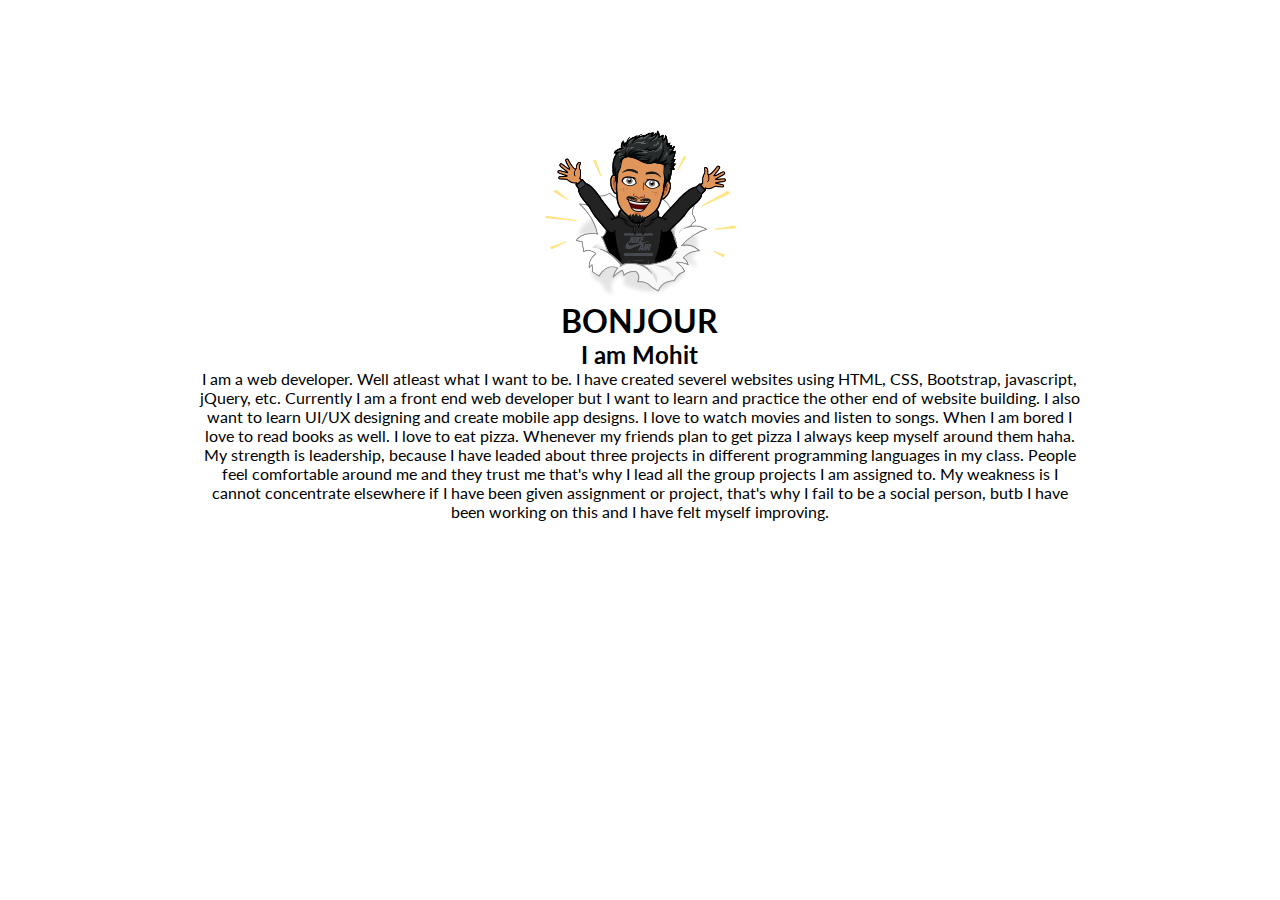
<file: about_us.html>
<!DOCTYPE html>
<html lang="en" dir="ltr">

<head>
  <meta charset="utf-8">
  <link href="https://fonts.googleapis.com/css2?family=Lato:ital,wght@0,700;1,400&display=swap" rel="stylesheet">
  <meta name="viewport" content="width=device-width, initial-scale=1.0">
  <link rel="icon" href="css\images\icon.ico" type="image/ico" />
  <meta name="viewport" content="width=device-width, initial-scale=1.0">
  <title>About Us</title>
</head>
<style media="screen">
  .mohit {
    margin-right: auto;
    margin-left: auto;
    display: block;
    width: 200px;
  }

  .container {
    margin-top: 8%;
  }

  h1,
  h2,
  p {
    text-align: center;
    width: 70%;
    margin: auto;
    font-family: 'Lato', sans-serif;
  }

  body {
    background-color:
  }
</style>

<body>

  <div class="container">
    <div class="image">
      <img class='mohit' src="css\images\mohit.png" alt="">
    </div>
    <div class="text">
      <h1>BONJOUR</h1>
      <h2>I am Mohit</h2>
      <p>I am a web developer. Well atleast what I want to be. I have created severel websites using HTML, CSS, Bootstrap, javascript, jQuery, etc. Currently I am a front end web developer but I want to learn and practice the other end of website
        building. I also want to learn UI/UX designing and create mobile app designs. I love to watch movies and listen to songs. When I am bored I love to read books as well. I love to eat pizza. Whenever my friends plan to get pizza I always keep
        myself around them haha. My strength is leadership, because I have leaded about three projects in different programming languages in my class. People feel comfortable around me and they trust me that's why I lead all the group projects I am
        assigned to. My weakness is I cannot concentrate elsewhere if I have been given assignment or project, that's why I fail to be a social person, butb I have been working on this and I have felt myself improving.</p>
    </div>
  </div>
</body>


</html>
</file>
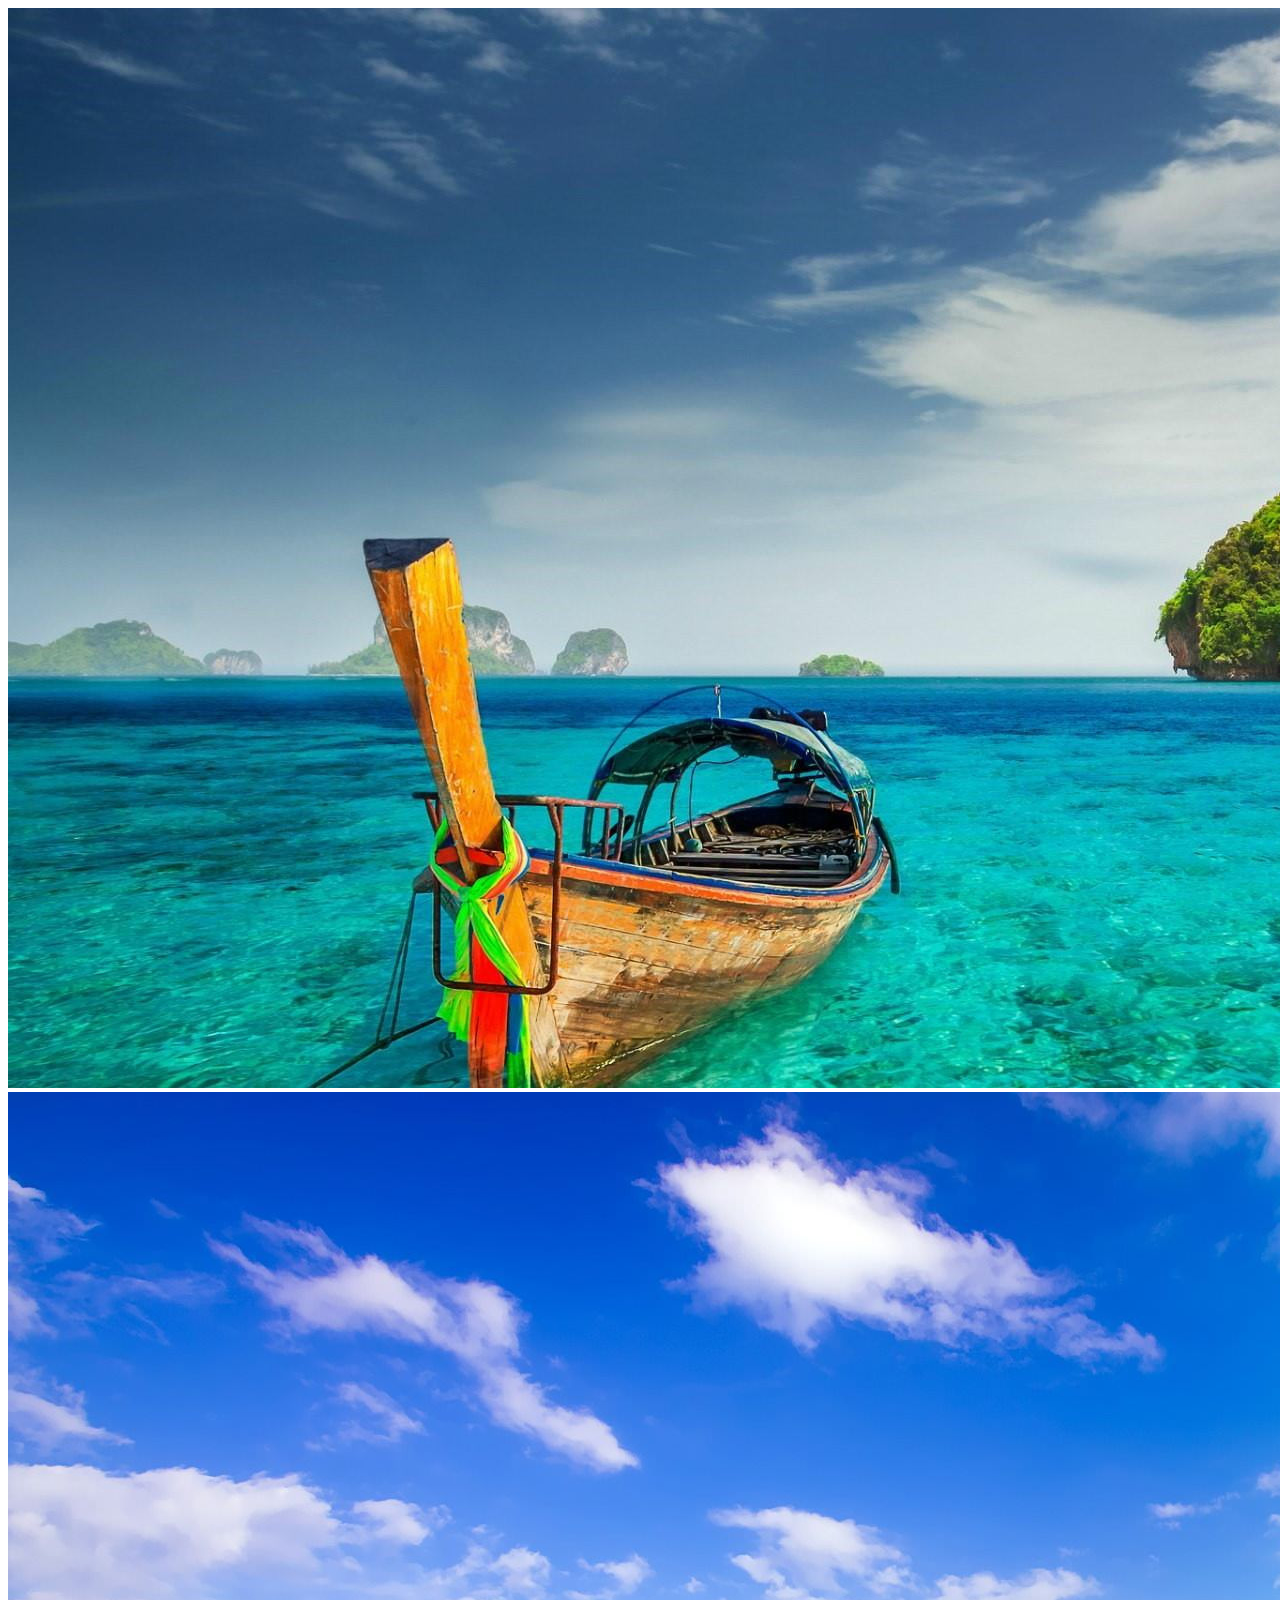
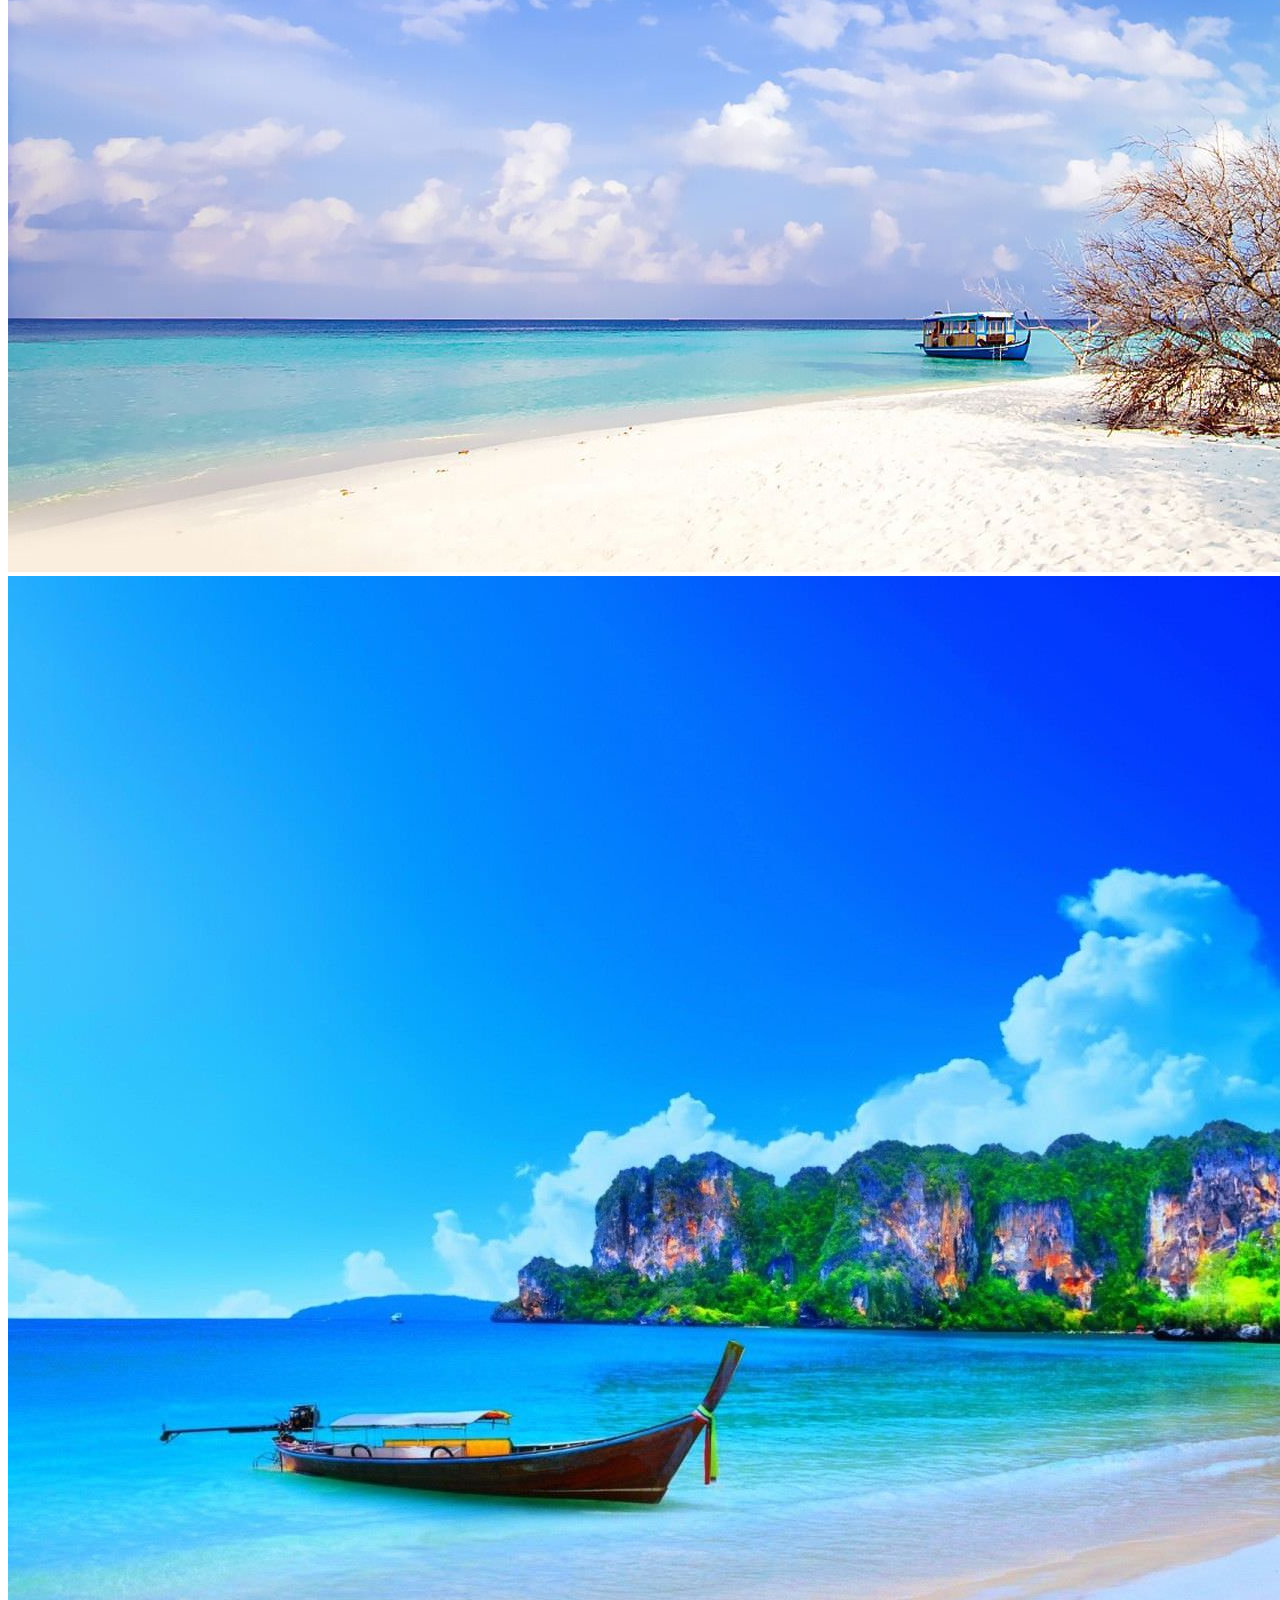
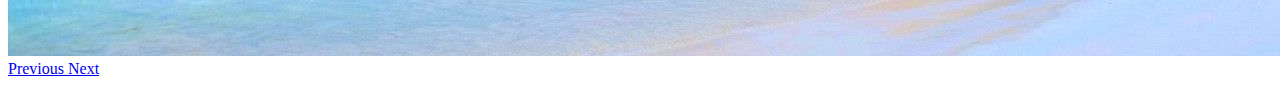
<file: Andaman.html>
<!DOCTYPE html>
<html lang="en" dir="ltr">

<head>
  <meta charset="utf-8">
  <meta name="viewport" content="width=device-width, initial-scale=1.0">
  <link rel="stylesheet" href="https://stackpath.bootstrapcdn.com/bootstrap/4.1.3/css/bootstrap.min.css" integrity="sha384-MCw98/SFnGE8fJT3GXwEOngsV7Zt27NXFoaoApmYm81iuXoPkFOJwJ8ERdknLPMO" crossorigin="anonymous">
  <script src="https://code.jquery.com/jquery-3.2.1.slim.min.js" integrity="sha384-KJ3o2DKtIkvYIK3UENzmM7KCkRr/rE9/Qpg6aAZGJwFDMVNA/GpGFF93hXpG5KkN" crossorigin="anonymous"></script>
  <script src="https://cdnjs.cloudflare.com/ajax/libs/popper.js/1.12.9/umd/popper.min.js" integrity="sha384-ApNbgh9B+Y1QKtv3Rn7W3mgPxhU9K/ScQsAP7hUibX39j7fakFPskvXusvfa0b4Q" crossorigin="anonymous"></script>
  <script src="https://maxcdn.bootstrapcdn.com/bootstrap/4.0.0/js/bootstrap.min.js" integrity="sha384-JZR6Spejh4U02d8jOt6vLEHfe/JQGiRRSQQxSfFWpi1MquVdAyjUar5+76PVCmYl" crossorigin="anonymous"></script>
  <title></title>
</head>
<style>
  body {
    background-size: cover;
  }
</style>

<body>
  <div id="carouselExampleControls" class="carousel slide" data-ride="carousel">
    <div class="carousel-inner">
      <div class="carousel-item active">
        <img class="d-block w-100" src="css\images\andaman.jpg" alt="First slide">
      </div>
      <div class="carousel-item">
        <img class="d-block w-100" src="css\images\andaman2.jpg" alt="Second slide">
      </div>
      <div class="carousel-item">
        <img class="d-block w-100" src="css\images\andaman3.jpg" alt="Third slide">
      </div>
    </div>
    <a class="carousel-control-prev" href="#carouselExampleControls" role="button" data-slide="prev">
      <span class="carousel-control-prev-icon" aria-hidden="true"></span>
      <span class="sr-only">Previous</span>
    </a>
    <a class="carousel-control-next" href="#carouselExampleControls" role="button" data-slide="next">
      <span class="carousel-control-next-icon" aria-hidden="true"></span>
      <span class="sr-only">Next</span>
    </a>
  </div>
</body>

</html>
</file>
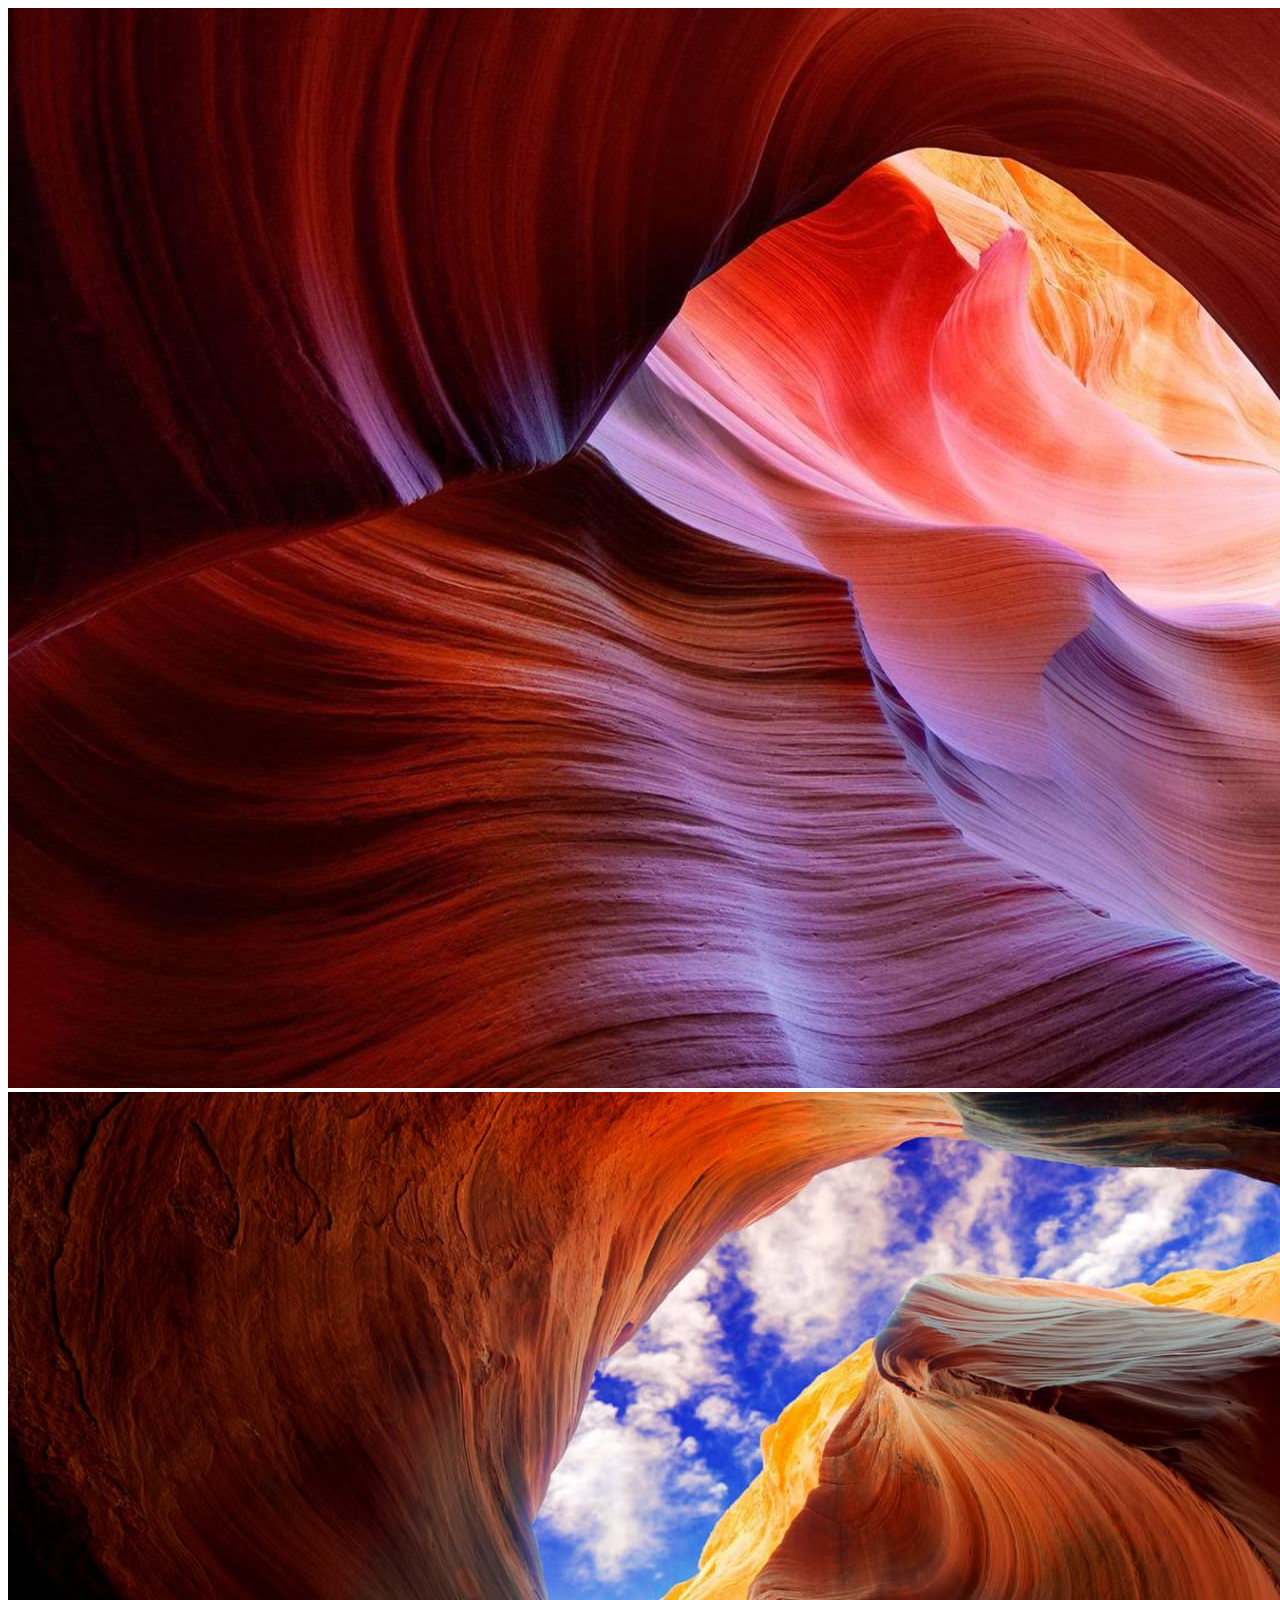
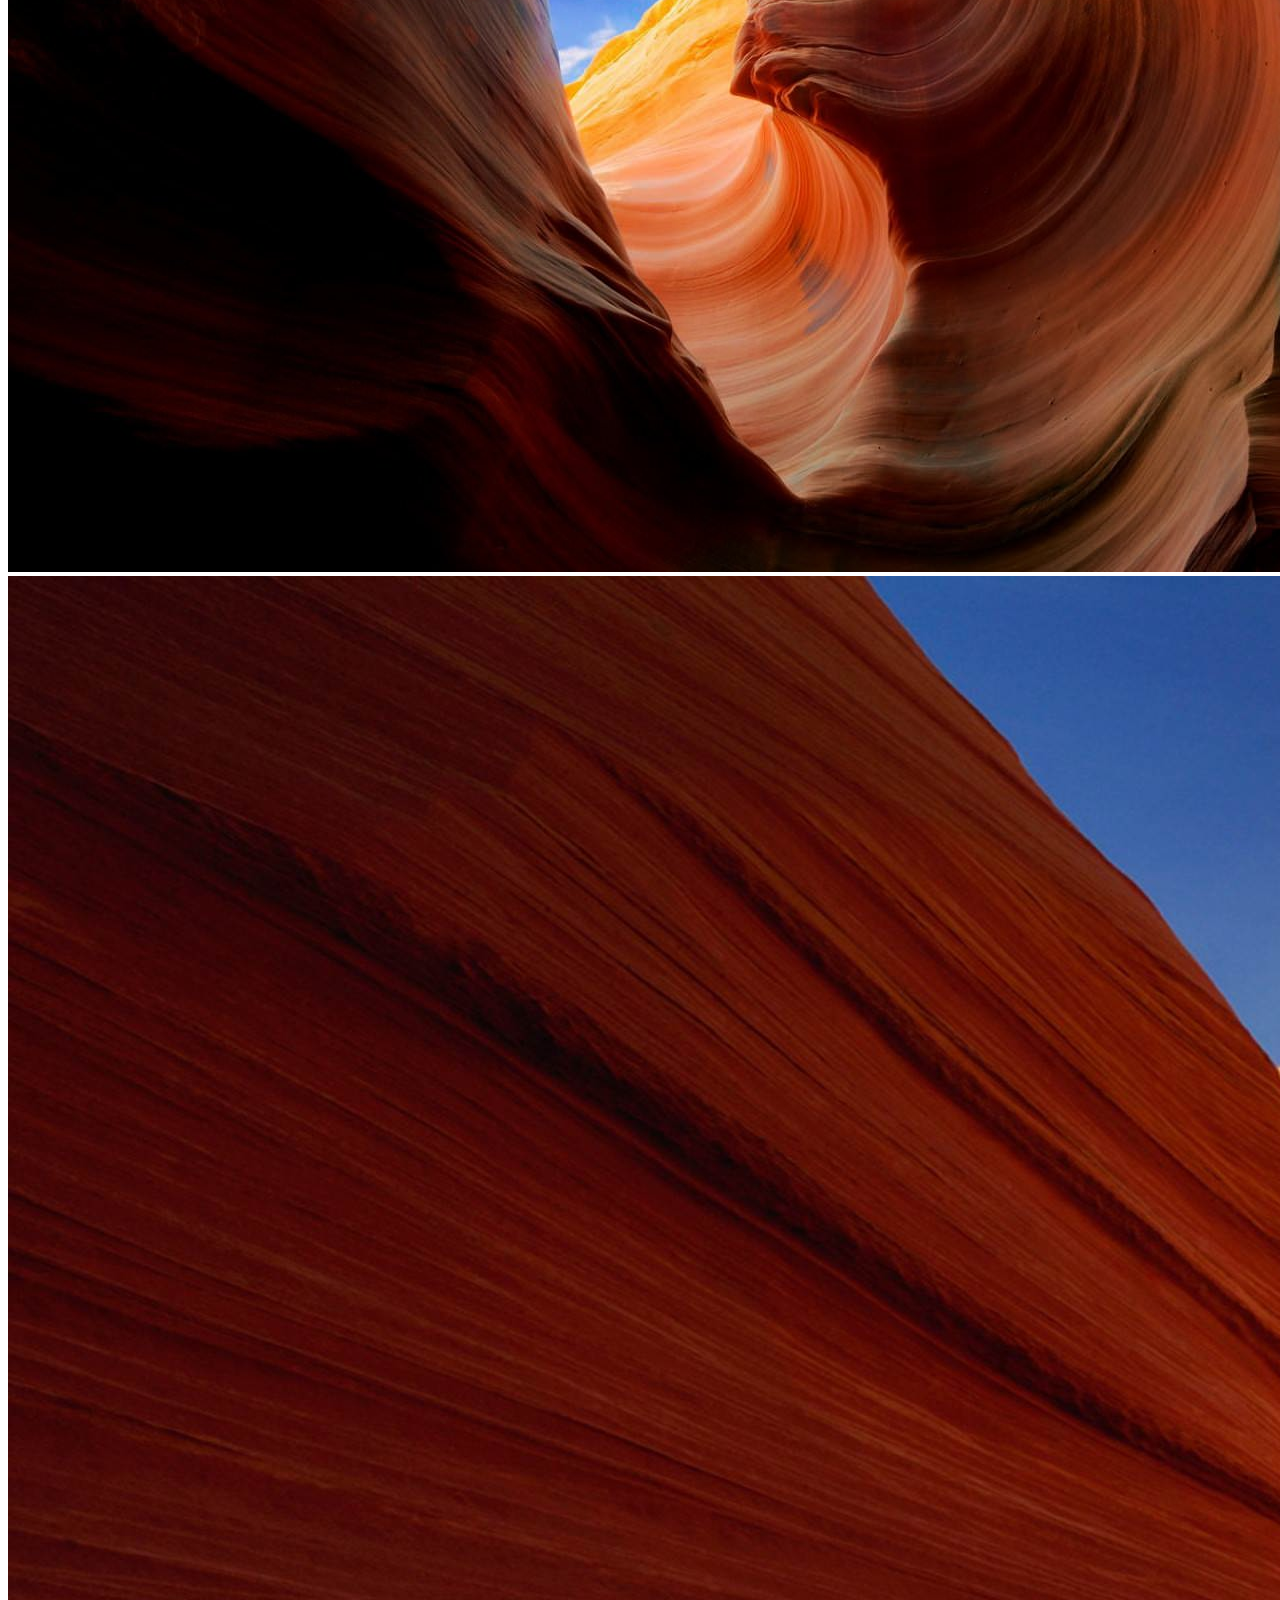
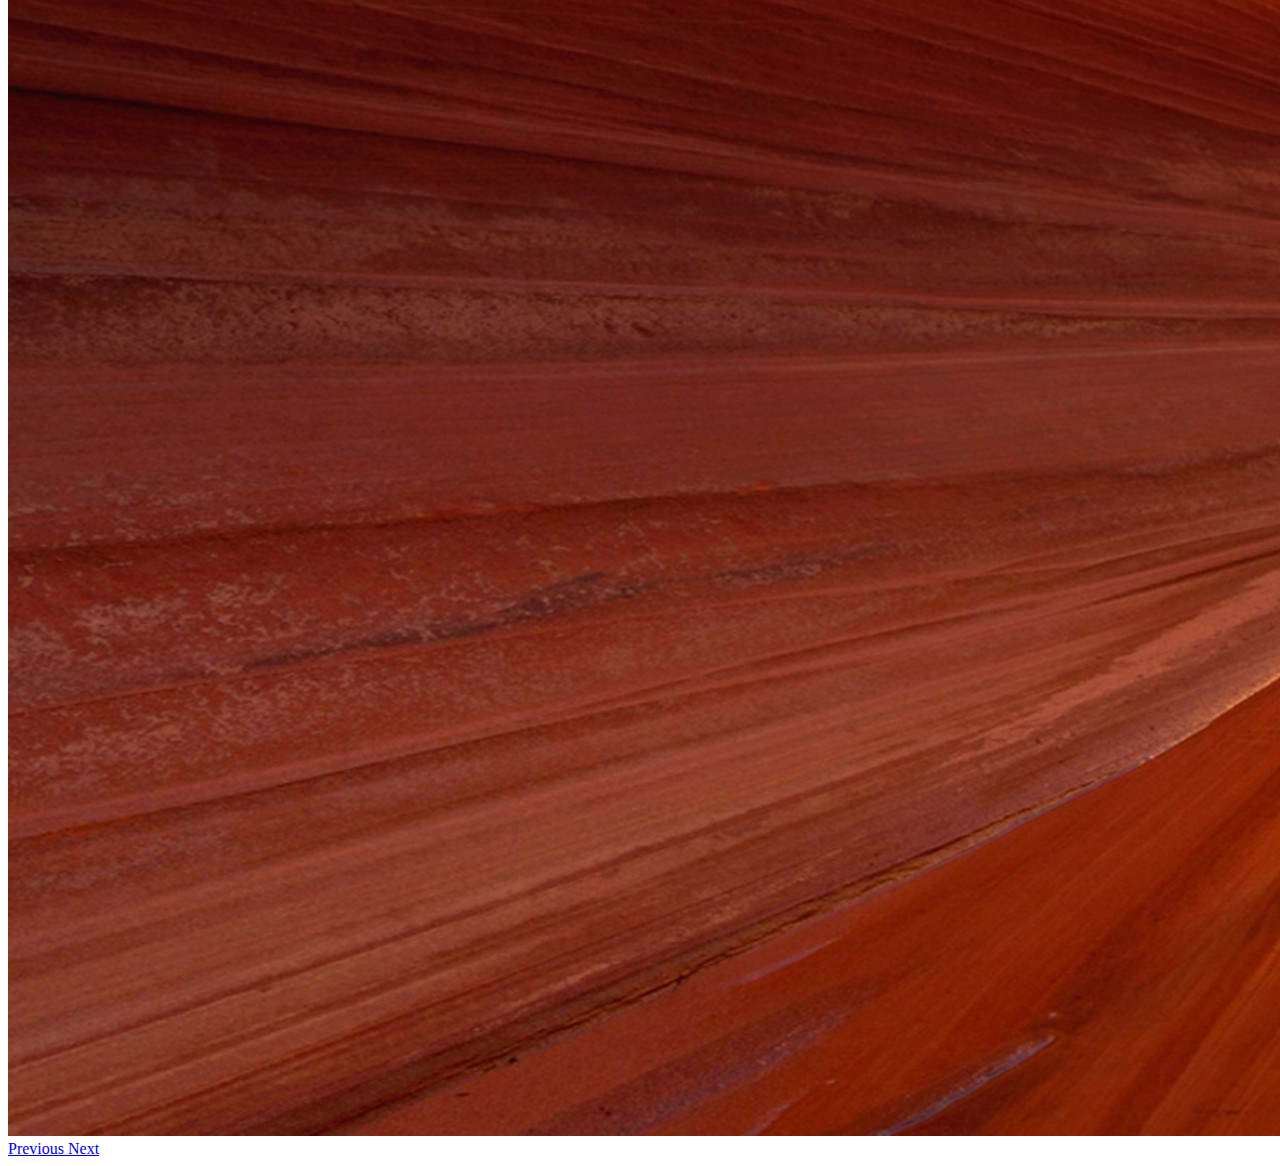
<file: antelope.html>
<!DOCTYPE html>
<html lang="en" dir="ltr">

<head>
  <meta charset="utf-8">
  <meta name="viewport" content="width=device-width, initial-scale=1.0">
  <link rel="stylesheet" href="https://stackpath.bootstrapcdn.com/bootstrap/4.1.3/css/bootstrap.min.css" integrity="sha384-MCw98/SFnGE8fJT3GXwEOngsV7Zt27NXFoaoApmYm81iuXoPkFOJwJ8ERdknLPMO" crossorigin="anonymous">
  <script src="https://code.jquery.com/jquery-3.2.1.slim.min.js" integrity="sha384-KJ3o2DKtIkvYIK3UENzmM7KCkRr/rE9/Qpg6aAZGJwFDMVNA/GpGFF93hXpG5KkN" crossorigin="anonymous"></script>
  <script src="https://cdnjs.cloudflare.com/ajax/libs/popper.js/1.12.9/umd/popper.min.js" integrity="sha384-ApNbgh9B+Y1QKtv3Rn7W3mgPxhU9K/ScQsAP7hUibX39j7fakFPskvXusvfa0b4Q" crossorigin="anonymous"></script>
  <script src="https://maxcdn.bootstrapcdn.com/bootstrap/4.0.0/js/bootstrap.min.js" integrity="sha384-JZR6Spejh4U02d8jOt6vLEHfe/JQGiRRSQQxSfFWpi1MquVdAyjUar5+76PVCmYl" crossorigin="anonymous"></script>
  <title></title>
</head>
<style>
  body {
    background-size: cover;
  }
</style>

<body>
  <div id="carouselExampleControls" class="carousel slide" data-ride="carousel">
    <div class="carousel-inner">
      <div class="carousel-item active">
        <img class="d-block w-100" src="css\images\antelope.jpg" alt="First slide">
      </div>
      <div class="carousel-item">
        <img class="d-block w-100" src="css\images\antelope2.jpg" alt="Second slide">
      </div>
      <div class="carousel-item">
        <img class="d-block w-100" src="css\images\antelope3.jpg" alt="Third slide">
      </div>
    </div>
    <a class="carousel-control-prev" href="#carouselExampleControls" role="button" data-slide="prev">
      <span class="carousel-control-prev-icon" aria-hidden="true"></span>
      <span class="sr-only">Previous</span>
    </a>
    <a class="carousel-control-next" href="#carouselExampleControls" role="button" data-slide="next">
      <span class="carousel-control-next-icon" aria-hidden="true"></span>
      <span class="sr-only">Next</span>
    </a>
  </div>
</body>

</html>
</file>
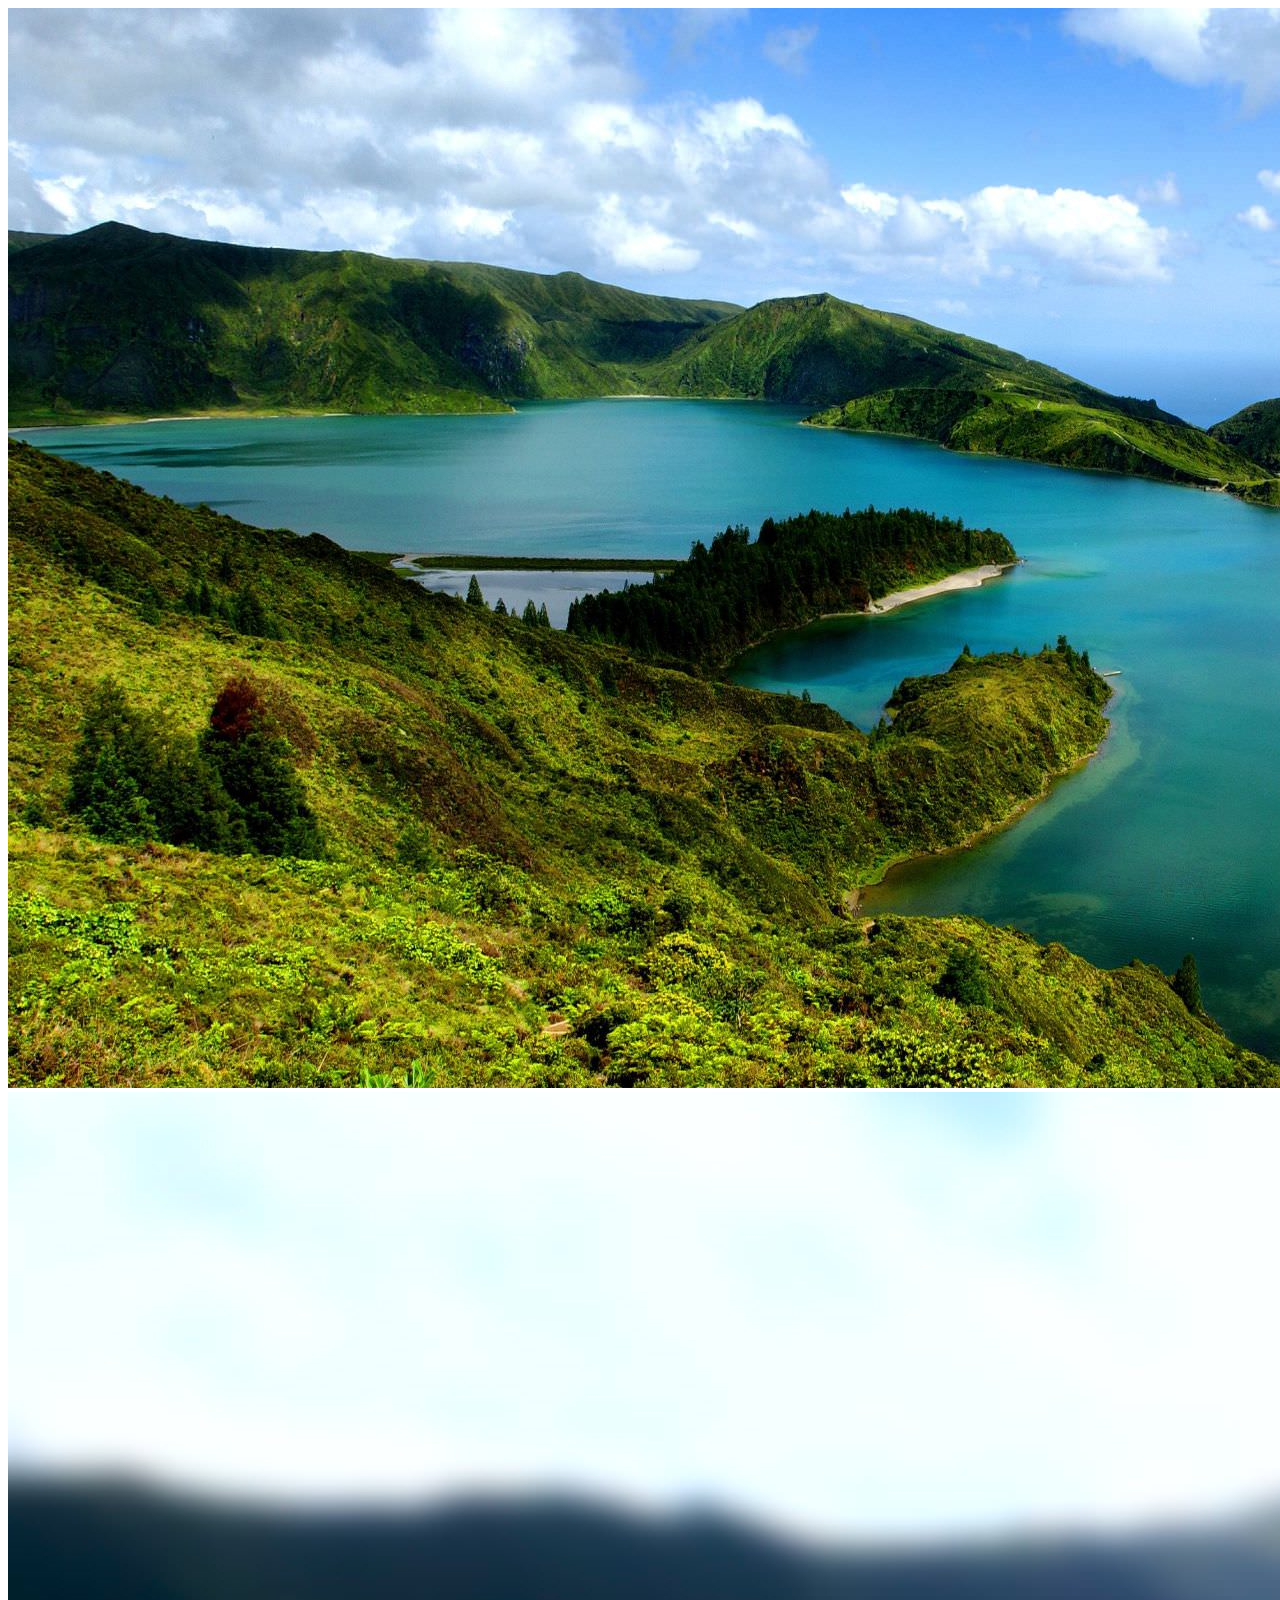
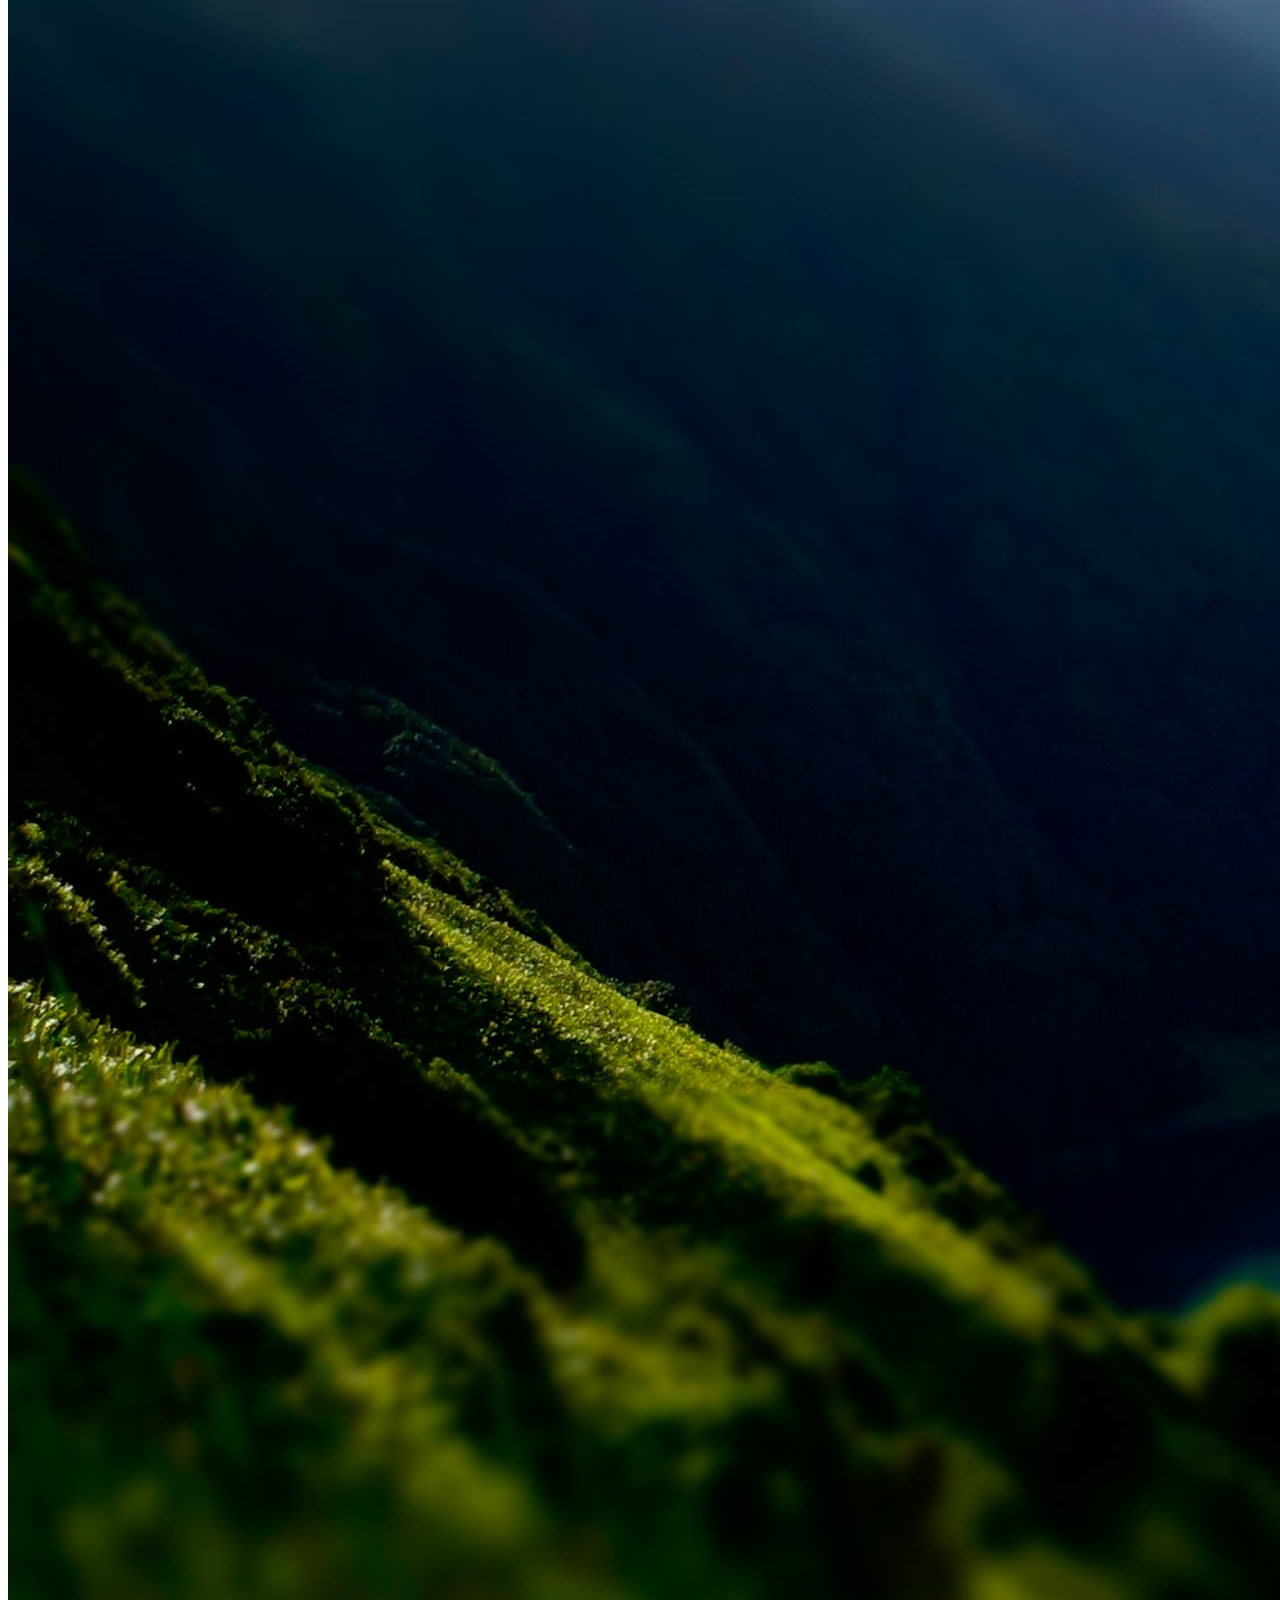
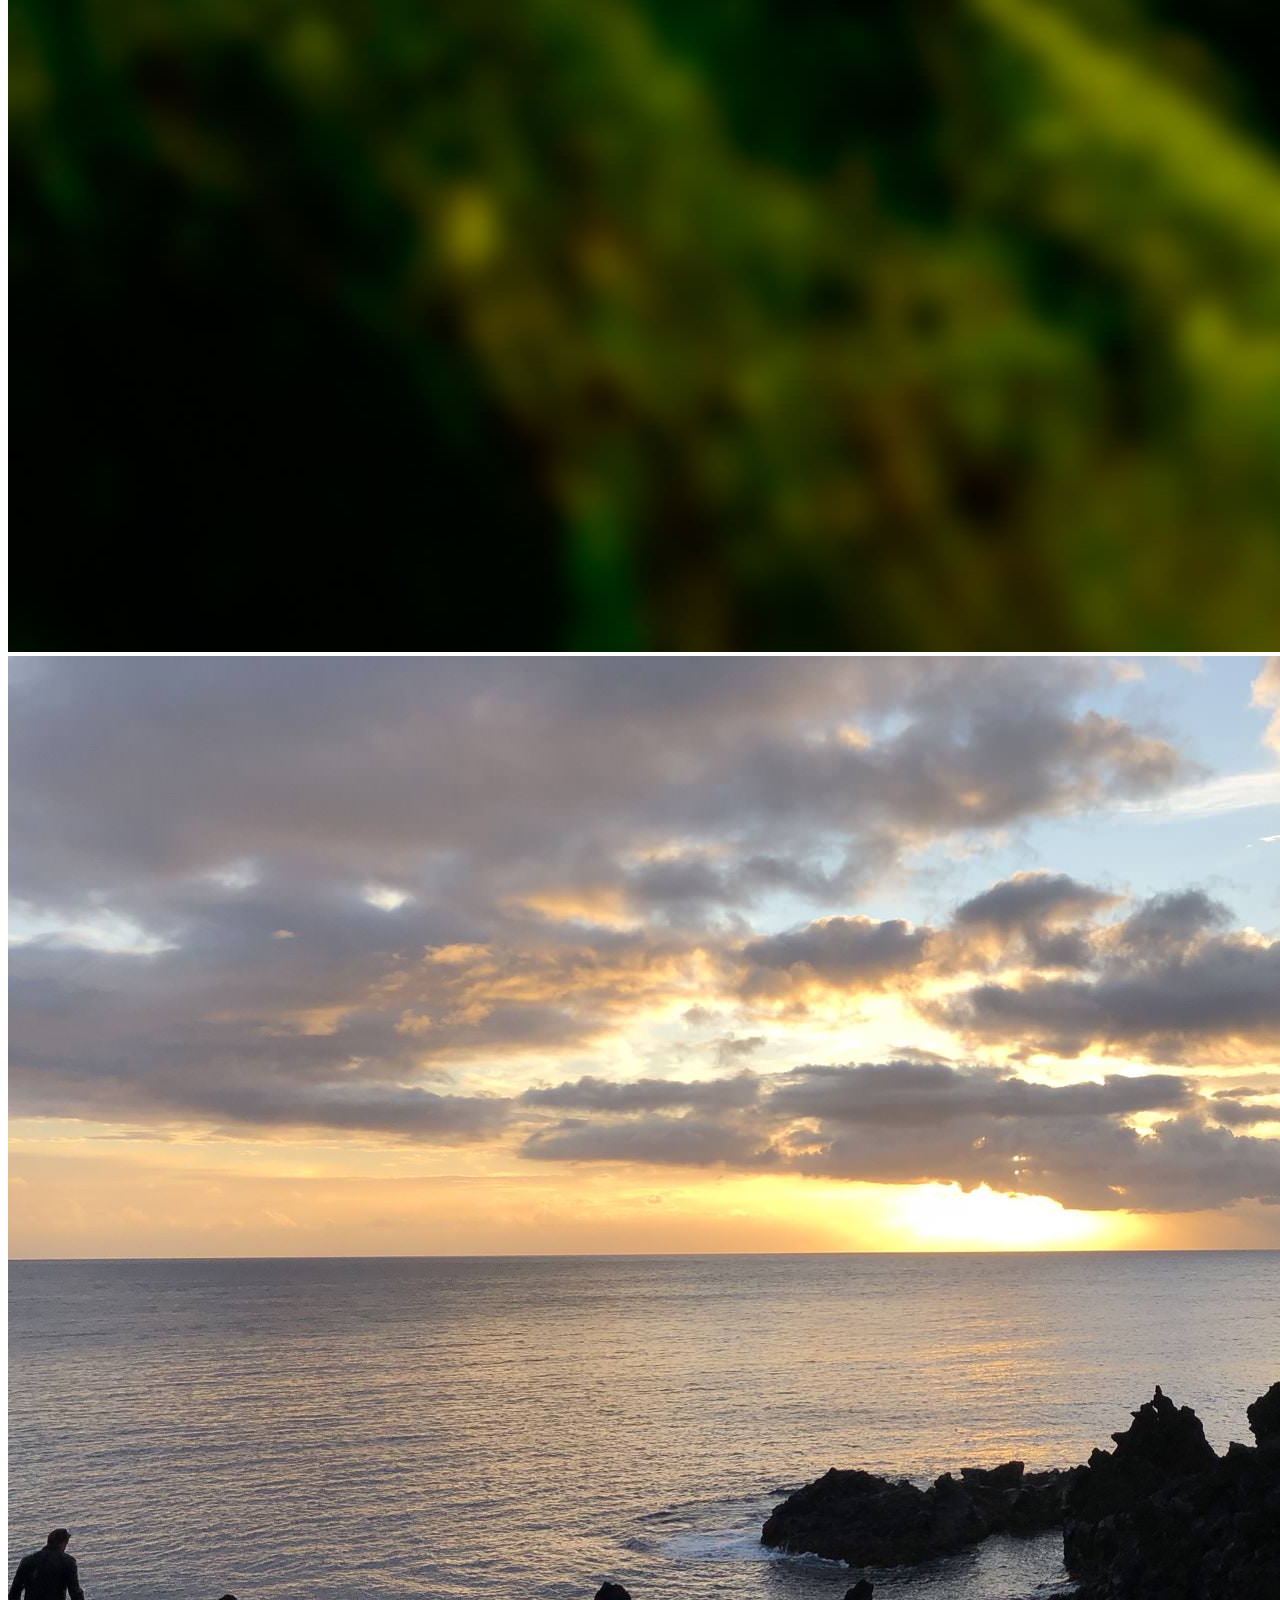
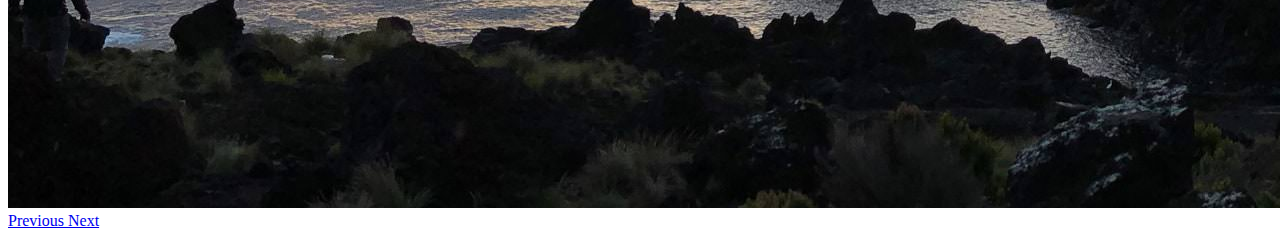
<file: azores.html>
<!DOCTYPE html>
<html lang="en" dir="ltr">

<head>
  <meta charset="utf-8">
  <link rel="stylesheet" href="https://stackpath.bootstrapcdn.com/bootstrap/4.1.3/css/bootstrap.min.css" integrity="sha384-MCw98/SFnGE8fJT3GXwEOngsV7Zt27NXFoaoApmYm81iuXoPkFOJwJ8ERdknLPMO" crossorigin="anonymous">
  <script src="https://code.jquery.com/jquery-3.2.1.slim.min.js" integrity="sha384-KJ3o2DKtIkvYIK3UENzmM7KCkRr/rE9/Qpg6aAZGJwFDMVNA/GpGFF93hXpG5KkN" crossorigin="anonymous"></script>
  <script src="https://cdnjs.cloudflare.com/ajax/libs/popper.js/1.12.9/umd/popper.min.js" integrity="sha384-ApNbgh9B+Y1QKtv3Rn7W3mgPxhU9K/ScQsAP7hUibX39j7fakFPskvXusvfa0b4Q" crossorigin="anonymous"></script>
  <script src="https://maxcdn.bootstrapcdn.com/bootstrap/4.0.0/js/bootstrap.min.js" integrity="sha384-JZR6Spejh4U02d8jOt6vLEHfe/JQGiRRSQQxSfFWpi1MquVdAyjUar5+76PVCmYl" crossorigin="anonymous"></script>
  <title></title>
</head>

<body>
  <div id="carouselExampleControls" class="carousel slide" data-ride="carousel">
    <div class="carousel-inner">
      <div class="carousel-item active">
        <img class="d-block w-100" src="css\images\azores.jpg" alt="First slide">
      </div>
      <div class="carousel-item">
        <img class="d-block w-100" src="css\images\azores2.jpg" alt="Second slide">
      </div>
      <div class="carousel-item">
        <img class="d-block w-100" src="css\images\azores3.jpg" alt="Third slide">
      </div>
    </div>
    <a class="carousel-control-prev" href="#carouselExampleControls" role="button" data-slide="prev">
      <span class="carousel-control-prev-icon" aria-hidden="true"></span>
      <span class="sr-only">Previous</span>
    </a>
    <a class="carousel-control-next" href="#carouselExampleControls" role="button" data-slide="next">
      <span class="carousel-control-next-icon" aria-hidden="true"></span>
      <span class="sr-only">Next</span>
    </a>
  </div>
</body>

</html>
</file>
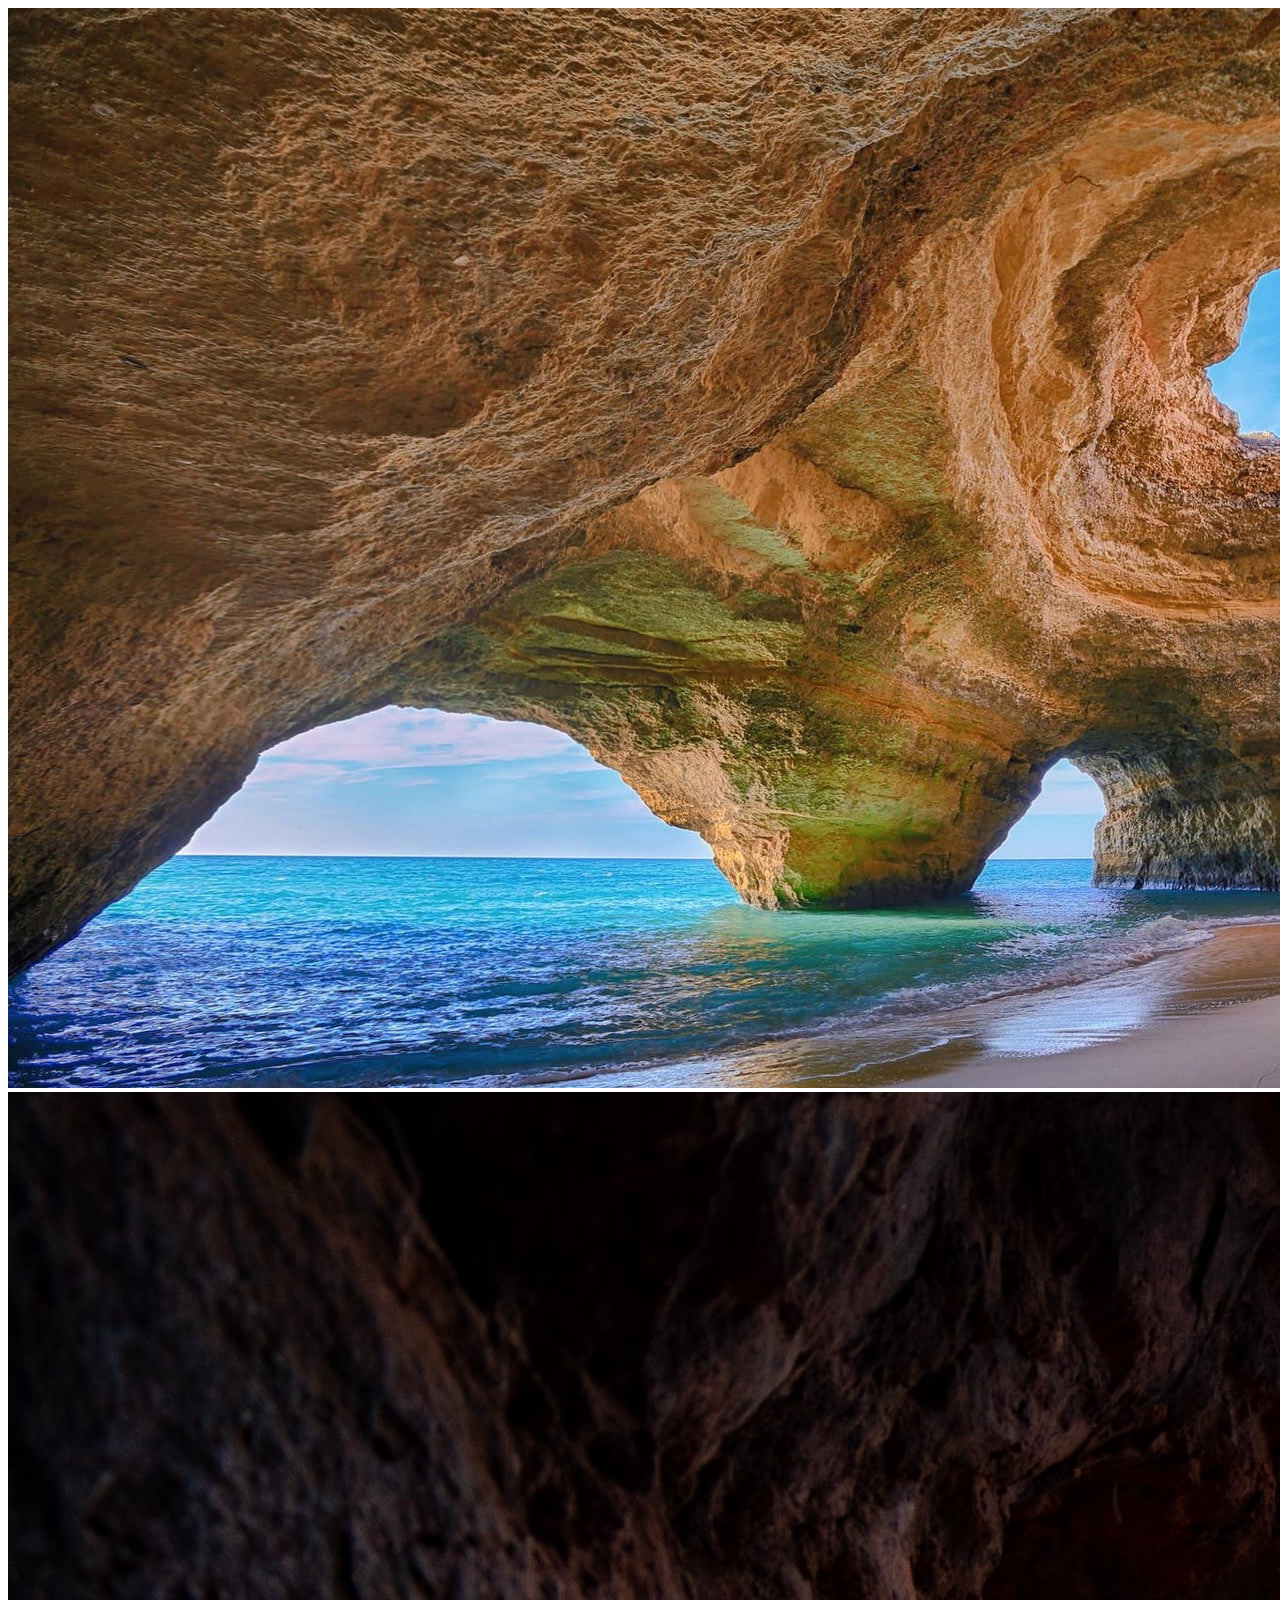
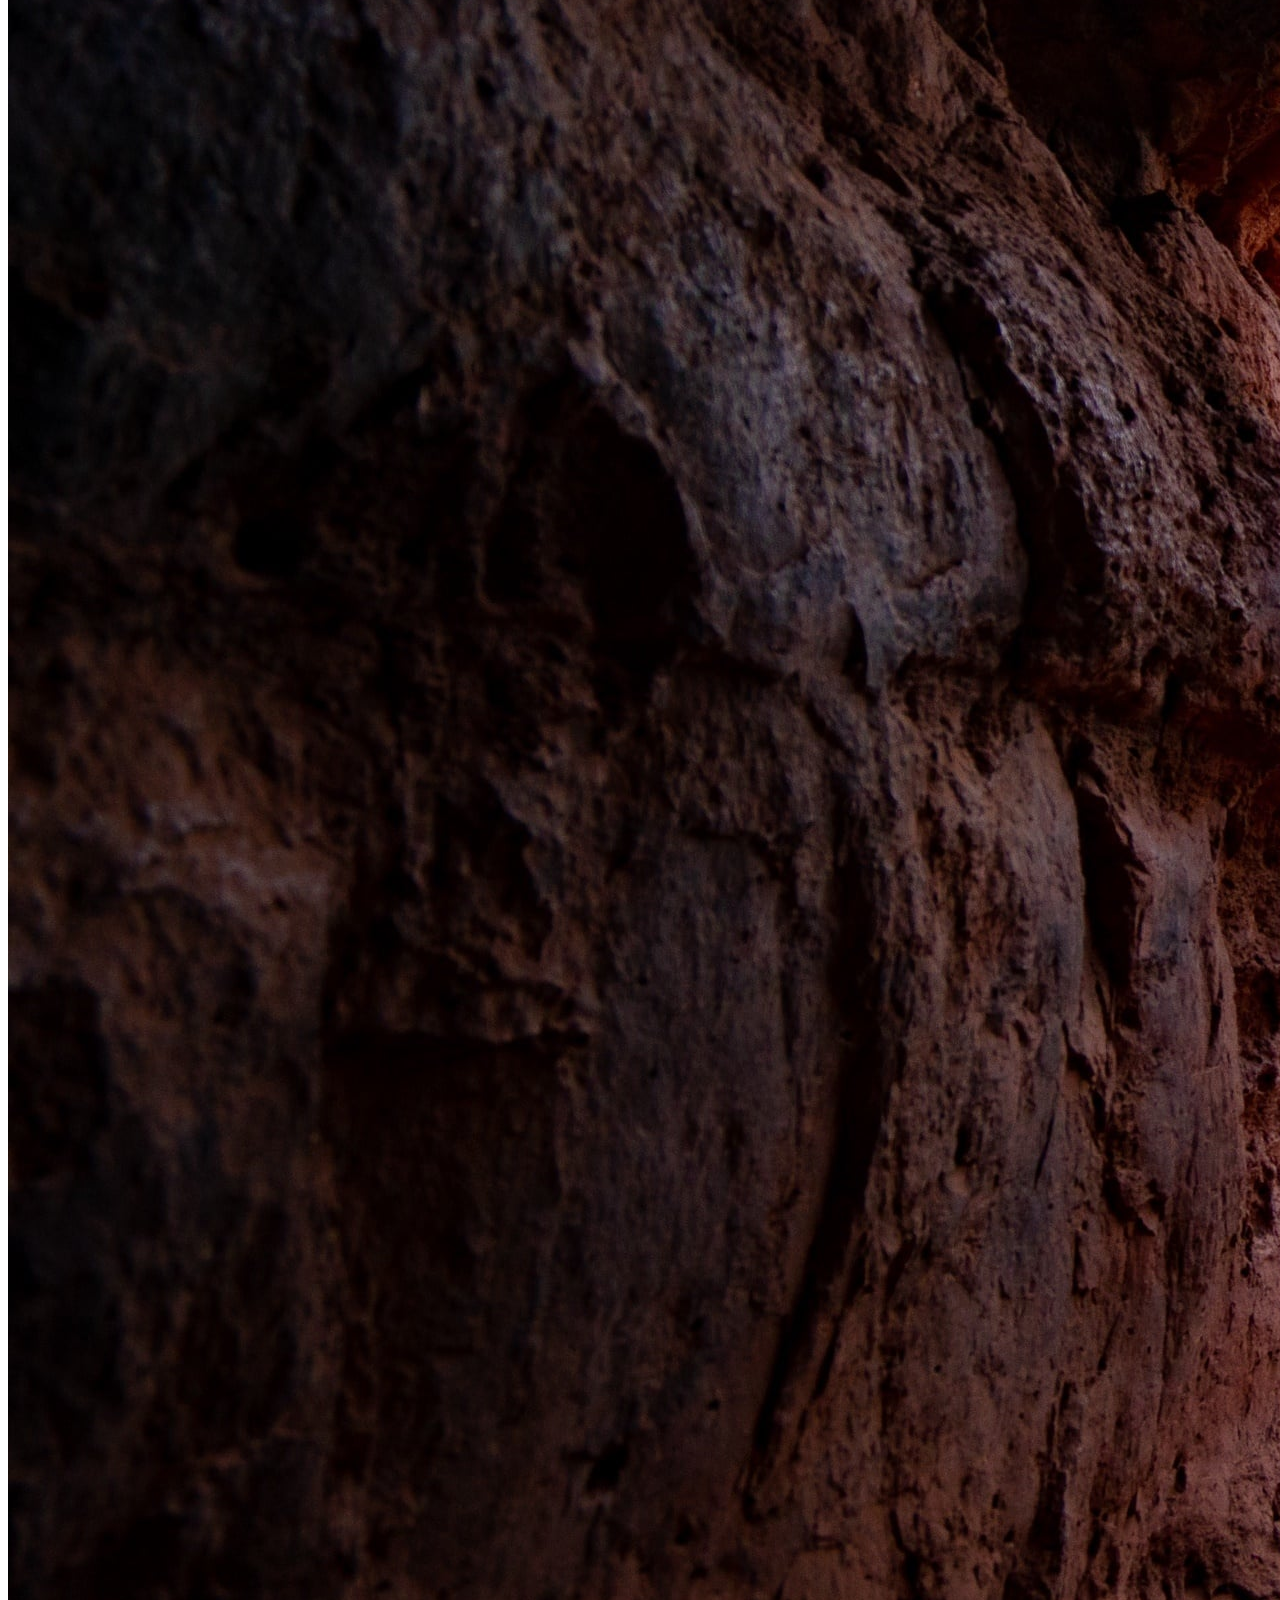
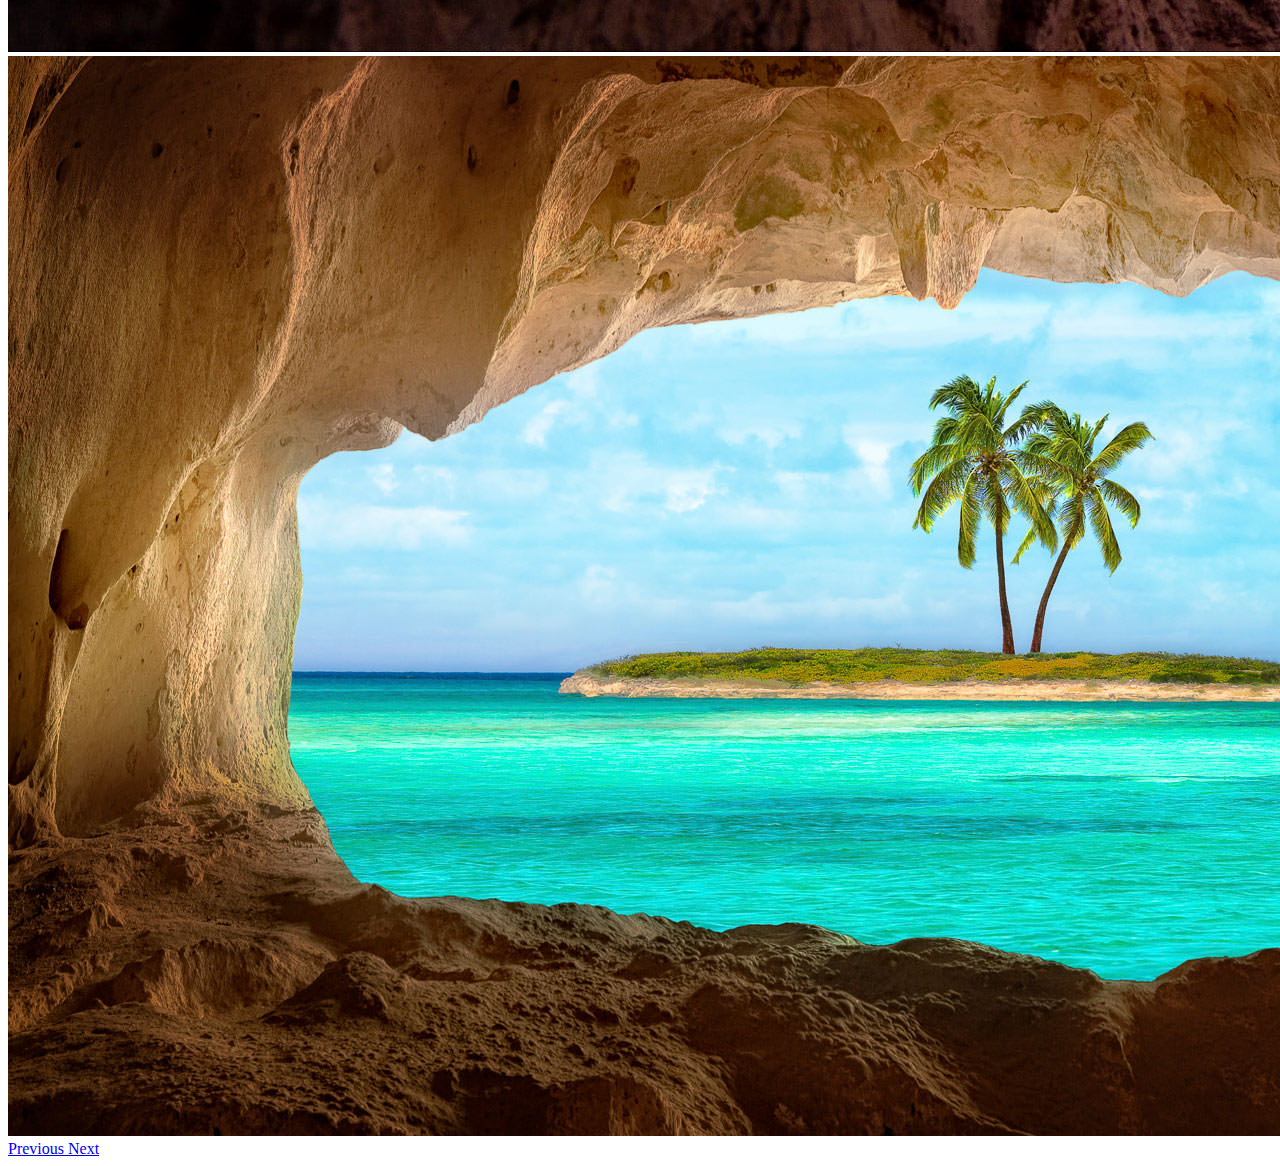
<file: Caves.html>
<!DOCTYPE html>
<html lang="en" dir="ltr">

<head>
  <meta charset="utf-8">
  <link rel="stylesheet" href="https://stackpath.bootstrapcdn.com/bootstrap/4.1.3/css/bootstrap.min.css" integrity="sha384-MCw98/SFnGE8fJT3GXwEOngsV7Zt27NXFoaoApmYm81iuXoPkFOJwJ8ERdknLPMO" crossorigin="anonymous">
  <script src="https://code.jquery.com/jquery-3.2.1.slim.min.js" integrity="sha384-KJ3o2DKtIkvYIK3UENzmM7KCkRr/rE9/Qpg6aAZGJwFDMVNA/GpGFF93hXpG5KkN" crossorigin="anonymous"></script>
  <script src="https://cdnjs.cloudflare.com/ajax/libs/popper.js/1.12.9/umd/popper.min.js" integrity="sha384-ApNbgh9B+Y1QKtv3Rn7W3mgPxhU9K/ScQsAP7hUibX39j7fakFPskvXusvfa0b4Q" crossorigin="anonymous"></script>
  <script src="https://maxcdn.bootstrapcdn.com/bootstrap/4.0.0/js/bootstrap.min.js" integrity="sha384-JZR6Spejh4U02d8jOt6vLEHfe/JQGiRRSQQxSfFWpi1MquVdAyjUar5+76PVCmYl" crossorigin="anonymous"></script>
  <title></title>
</head>

<body>
  <div id="carouselExampleControls" class="carousel slide" data-ride="carousel">
    <div class="carousel-inner">
      <div class="carousel-item active">
        <img class="d-block w-100" src="css\images\caves.jpg" alt="First slide">
      </div>
      <div class="carousel-item">
        <img class="d-block w-100" src="css\images\caves2.jpg" alt="Second slide">
      </div>
      <div class="carousel-item">
        <img class="d-block w-100" src="css\images\caves3.jpg" alt="Third slide">
      </div>
    </div>
    <a class="carousel-control-prev" href="#carouselExampleControls" role="button" data-slide="prev">
      <span class="carousel-control-prev-icon" aria-hidden="true"></span>
      <span class="sr-only">Previous</span>
    </a>
    <a class="carousel-control-next" href="#carouselExampleControls" role="button" data-slide="next">
      <span class="carousel-control-next-icon" aria-hidden="true"></span>
      <span class="sr-only">Next</span>
    </a>
  </div>
</body>

</html>
</file>
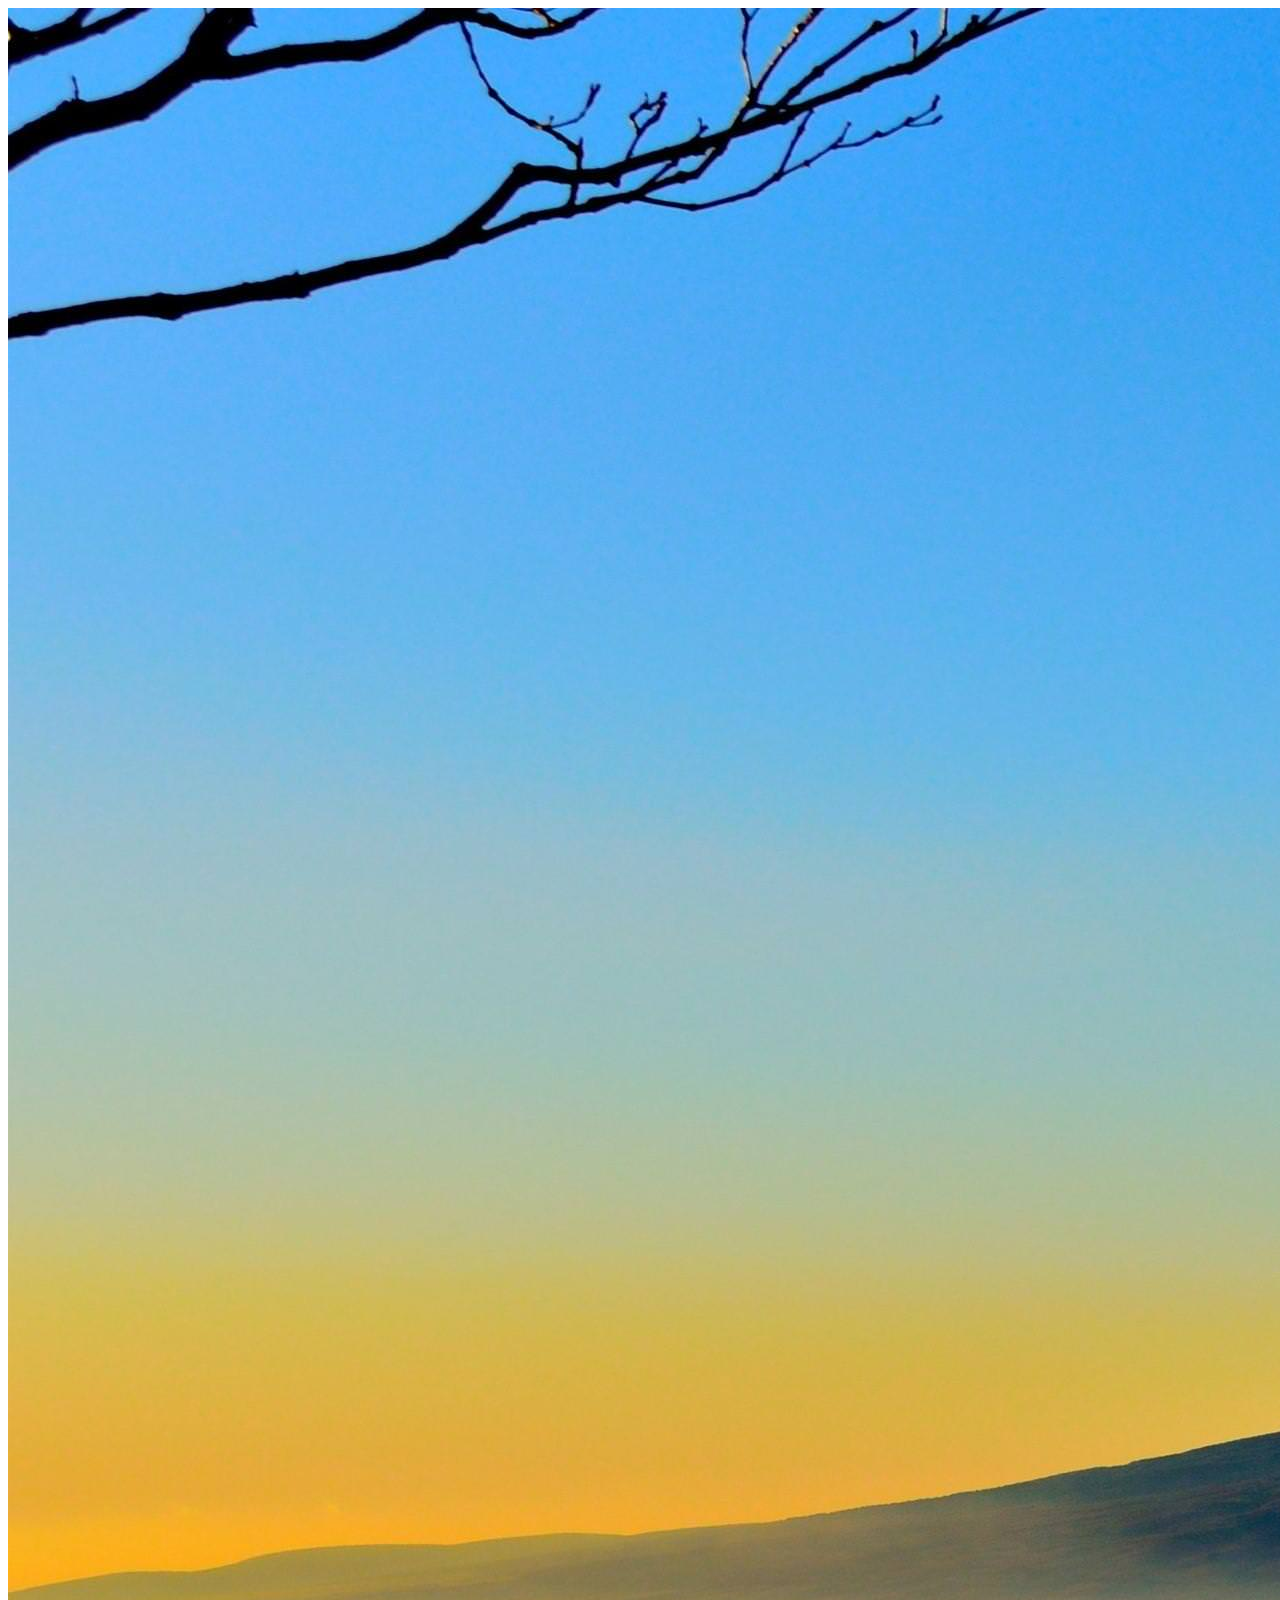
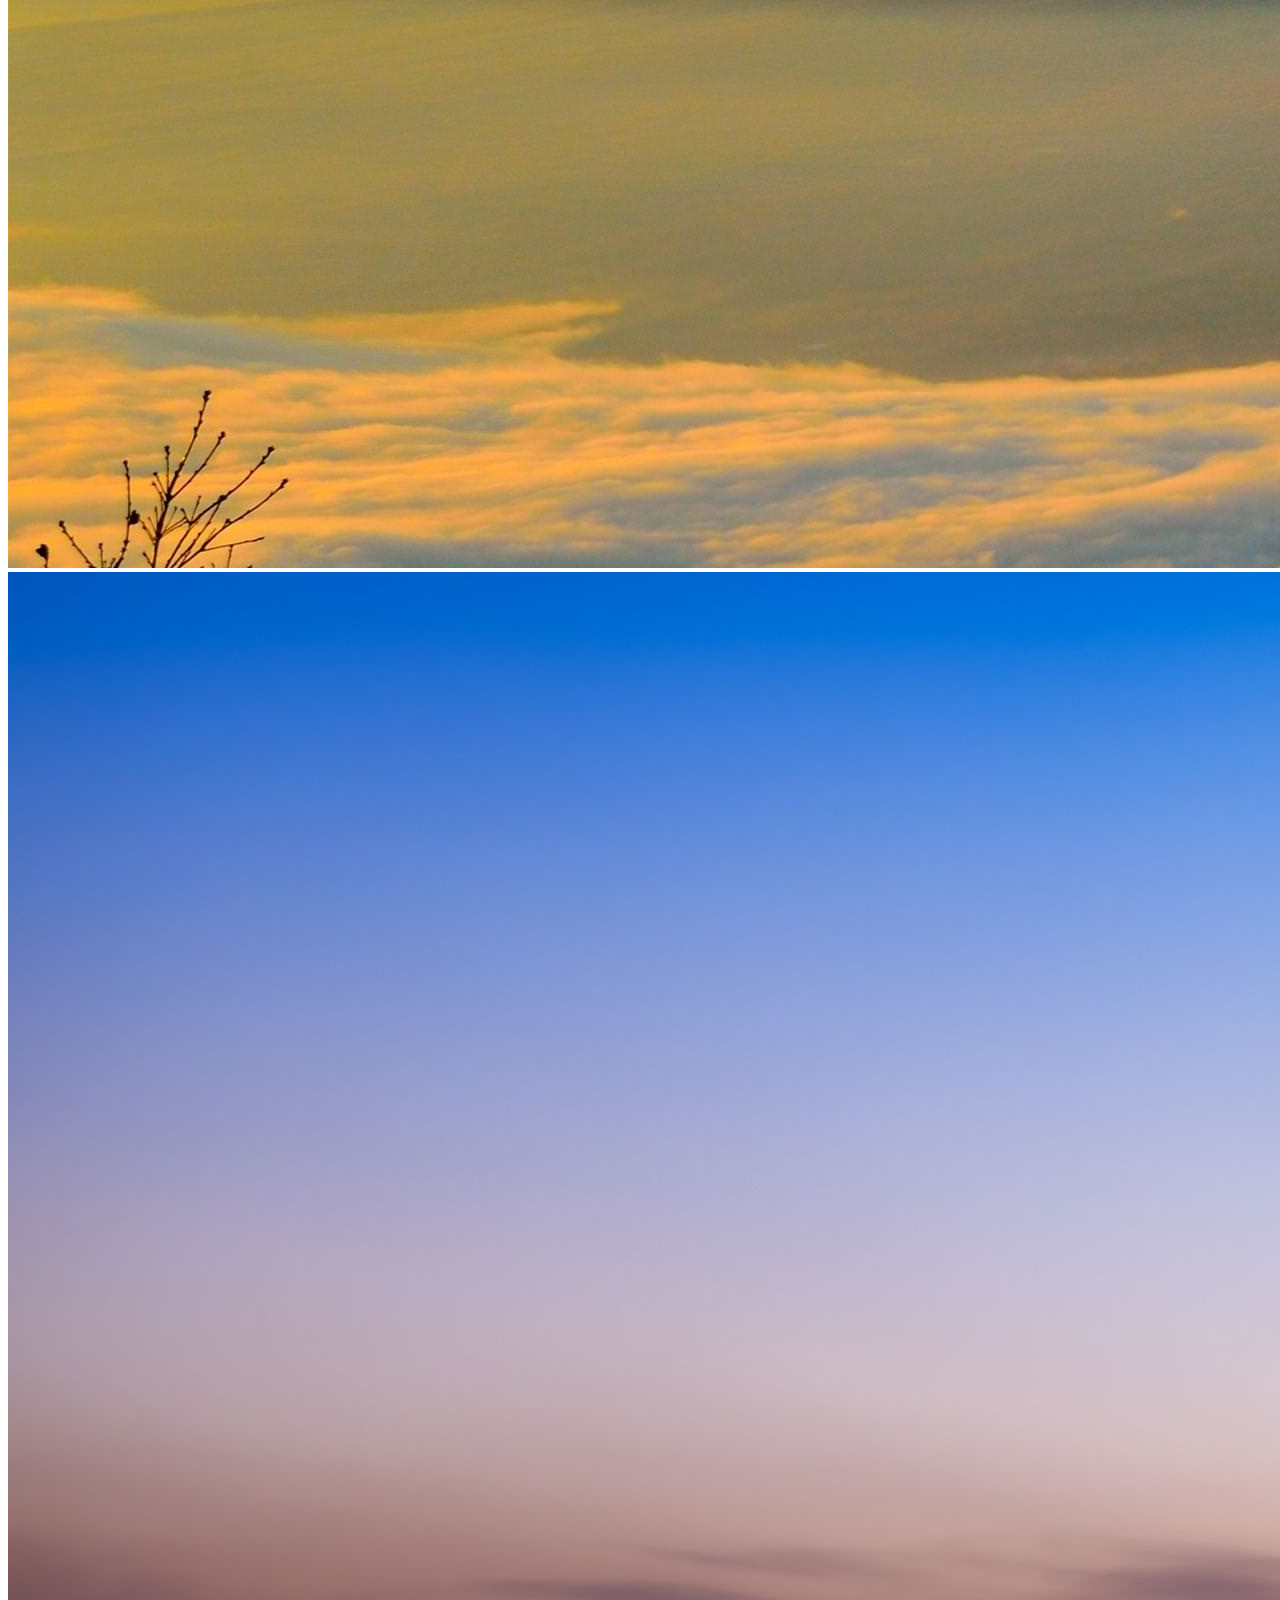
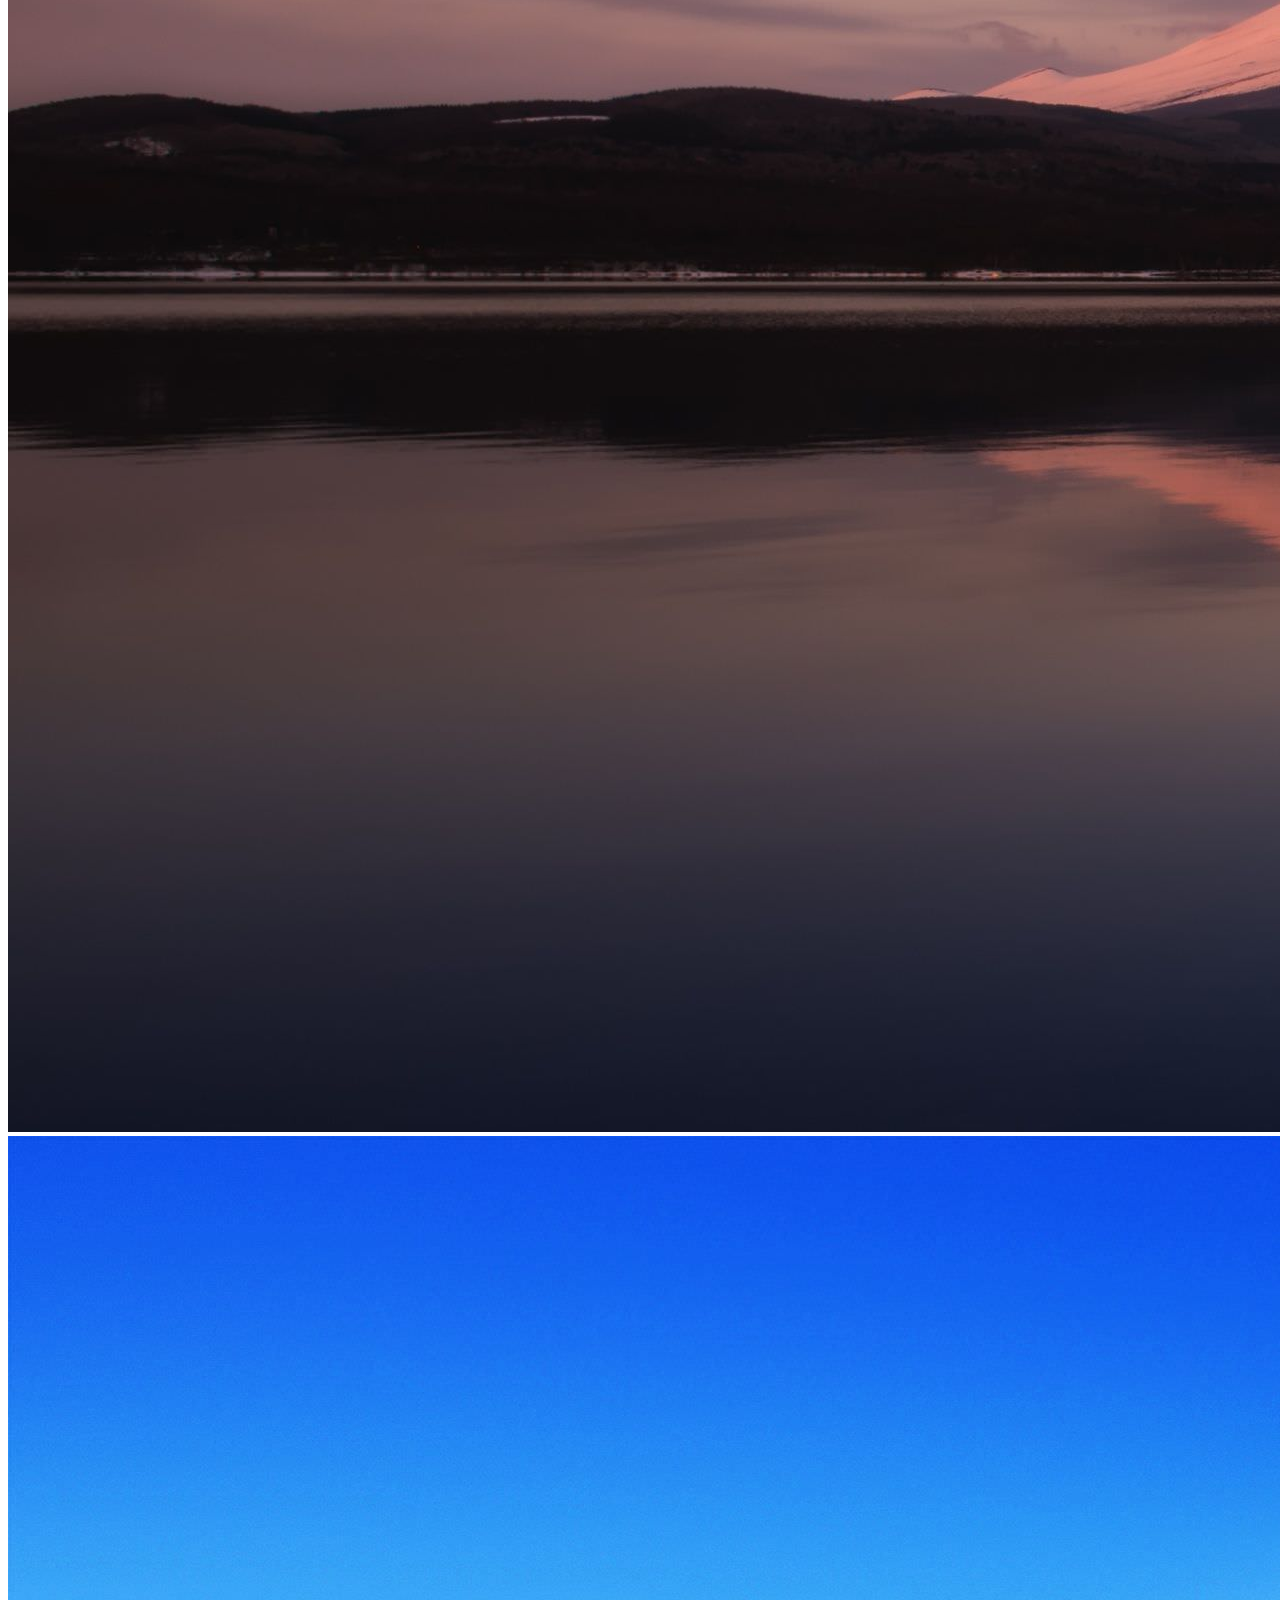
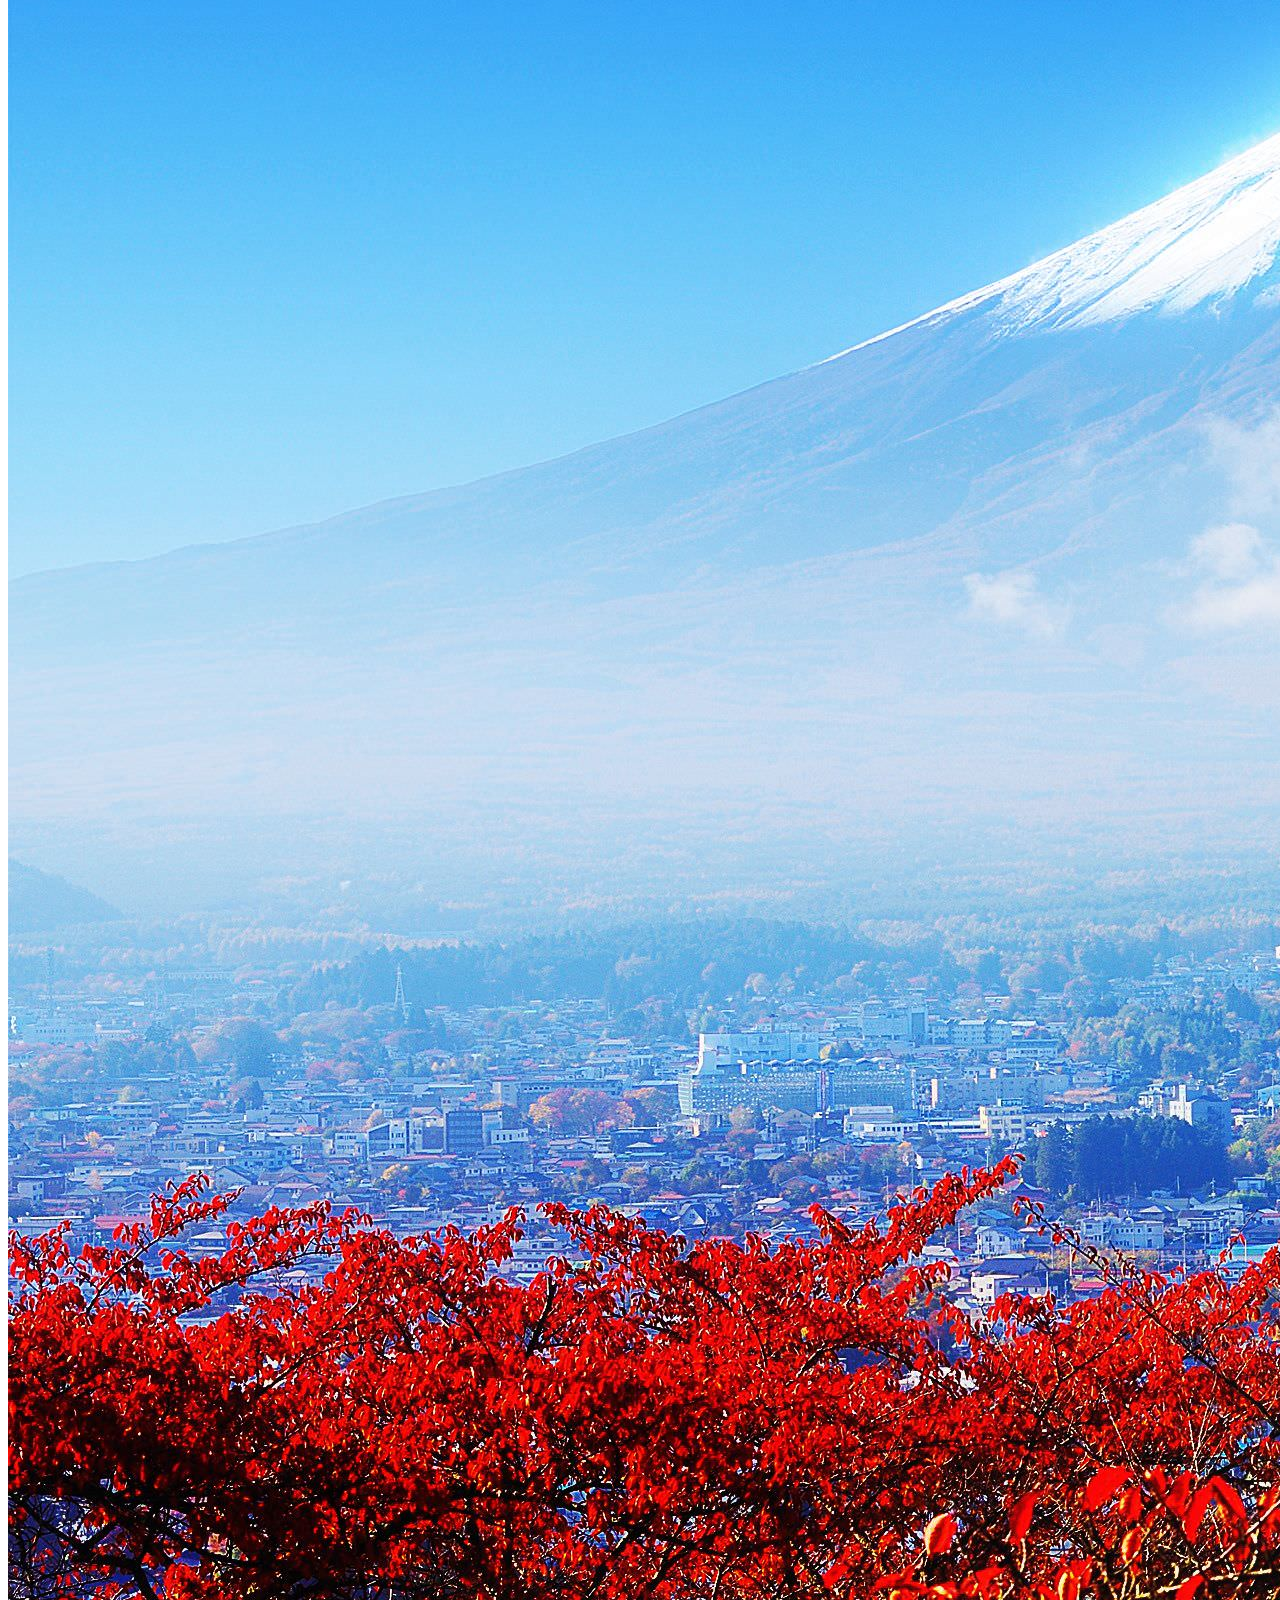
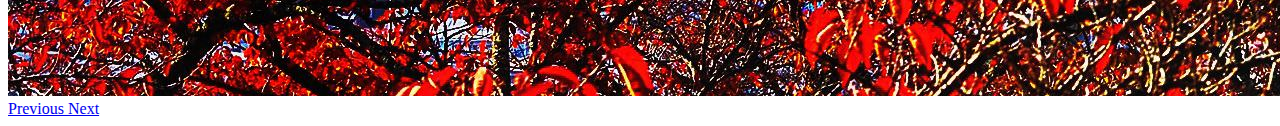
<file: fuji.html>
<!DOCTYPE html>
<html lang="en" dir="ltr">

<head>
  <meta charset="utf-8">
  <link rel="stylesheet" href="https://stackpath.bootstrapcdn.com/bootstrap/4.1.3/css/bootstrap.min.css" integrity="sha384-MCw98/SFnGE8fJT3GXwEOngsV7Zt27NXFoaoApmYm81iuXoPkFOJwJ8ERdknLPMO" crossorigin="anonymous">
  <script src="https://code.jquery.com/jquery-3.2.1.slim.min.js" integrity="sha384-KJ3o2DKtIkvYIK3UENzmM7KCkRr/rE9/Qpg6aAZGJwFDMVNA/GpGFF93hXpG5KkN" crossorigin="anonymous"></script>
  <script src="https://cdnjs.cloudflare.com/ajax/libs/popper.js/1.12.9/umd/popper.min.js" integrity="sha384-ApNbgh9B+Y1QKtv3Rn7W3mgPxhU9K/ScQsAP7hUibX39j7fakFPskvXusvfa0b4Q" crossorigin="anonymous"></script>
  <script src="https://maxcdn.bootstrapcdn.com/bootstrap/4.0.0/js/bootstrap.min.js" integrity="sha384-JZR6Spejh4U02d8jOt6vLEHfe/JQGiRRSQQxSfFWpi1MquVdAyjUar5+76PVCmYl" crossorigin="anonymous"></script>
  <title></title>
</head>

<body>
  <div id="carouselExampleControls" class="carousel slide" data-ride="carousel">
    <div class="carousel-inner">
      <div class="carousel-item active">
        <img class="d-block w-100" src="css\images\fuji.jpg" alt="First slide">
      </div>
      <div class="carousel-item">
        <img class="d-block w-100" src="css\images\fuji2.jpg" alt="Second slide">
      </div>
      <div class="carousel-item">
        <img class="d-block w-100" src="css\images\fuji3.jpg" alt="Third slide">
      </div>
    </div>
    <a class="carousel-control-prev" href="#carouselExampleControls" role="button" data-slide="prev">
      <span class="carousel-control-prev-icon" aria-hidden="true"></span>
      <span class="sr-only">Previous</span>
    </a>
    <a class="carousel-control-next" href="#carouselExampleControls" role="button" data-slide="next">
      <span class="carousel-control-next-icon" aria-hidden="true"></span>
      <span class="sr-only">Next</span>
    </a>
  </div>
</body>

</html>
</file>
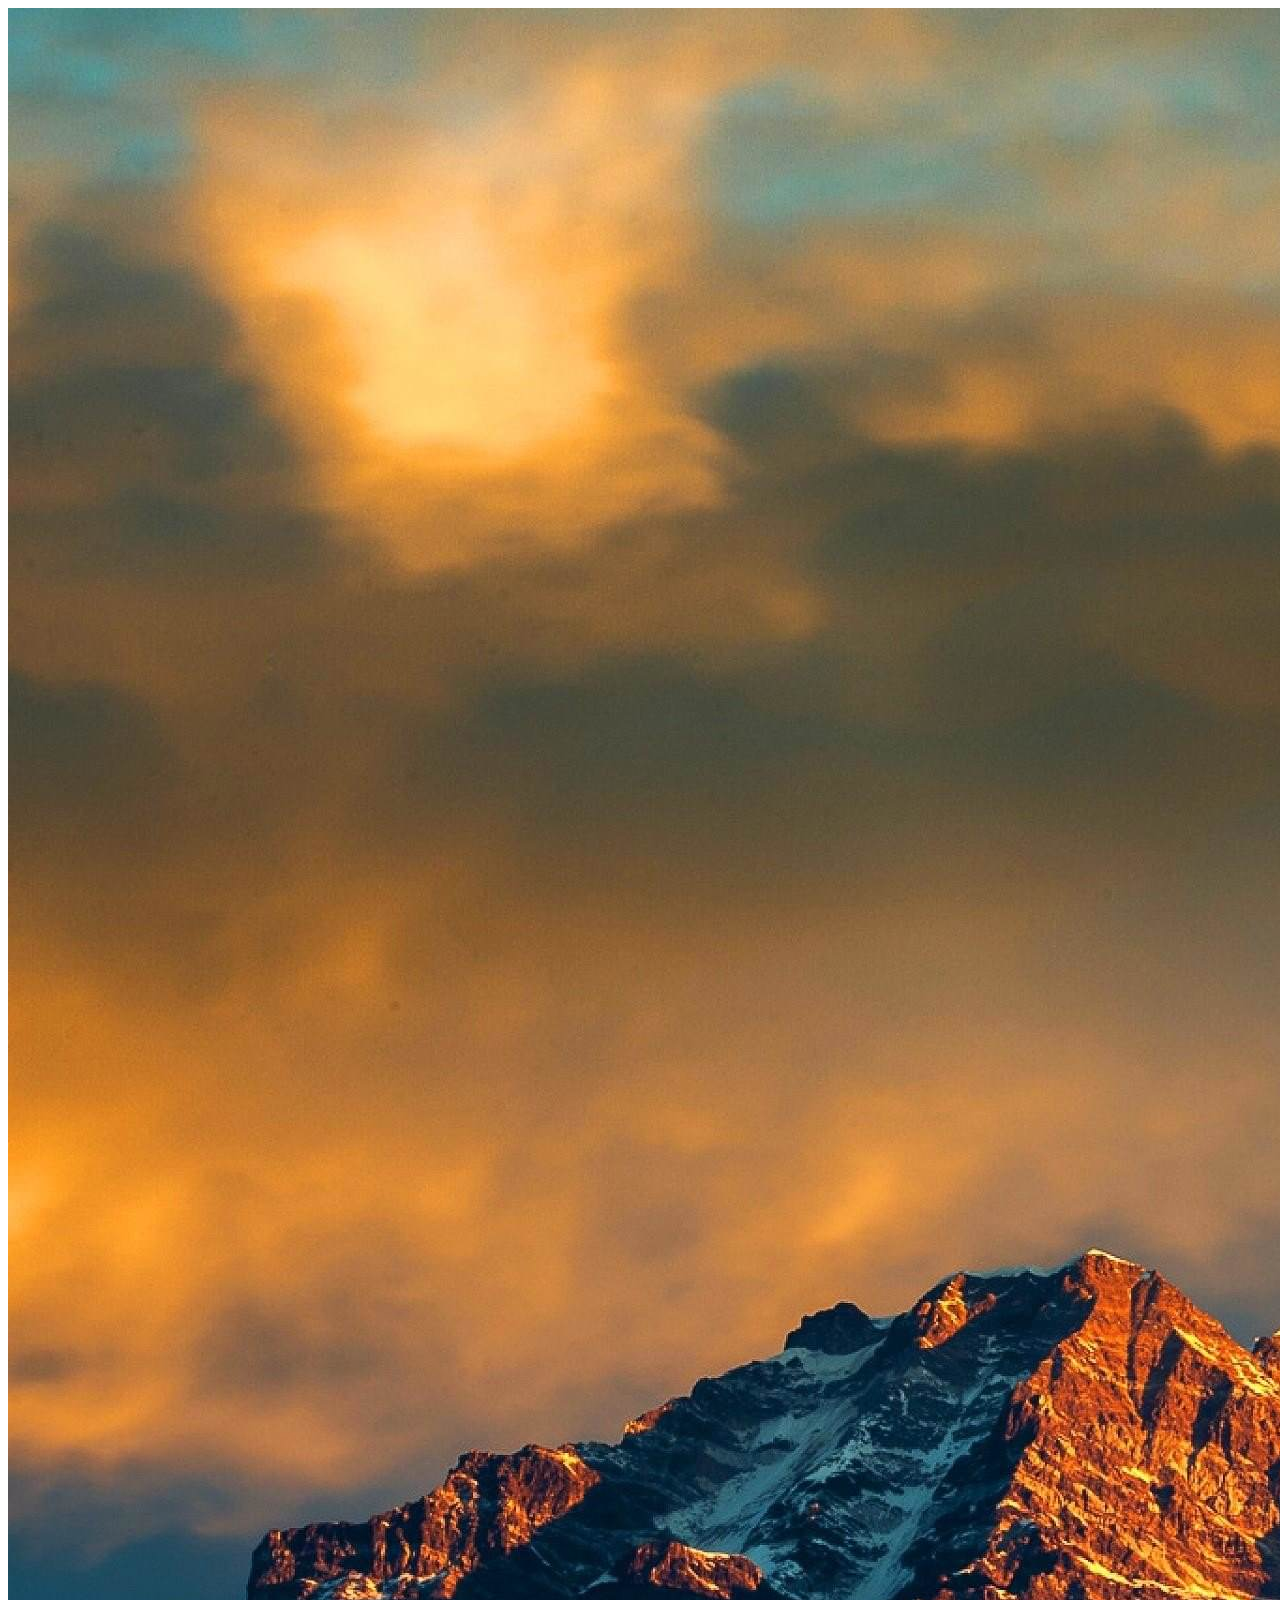
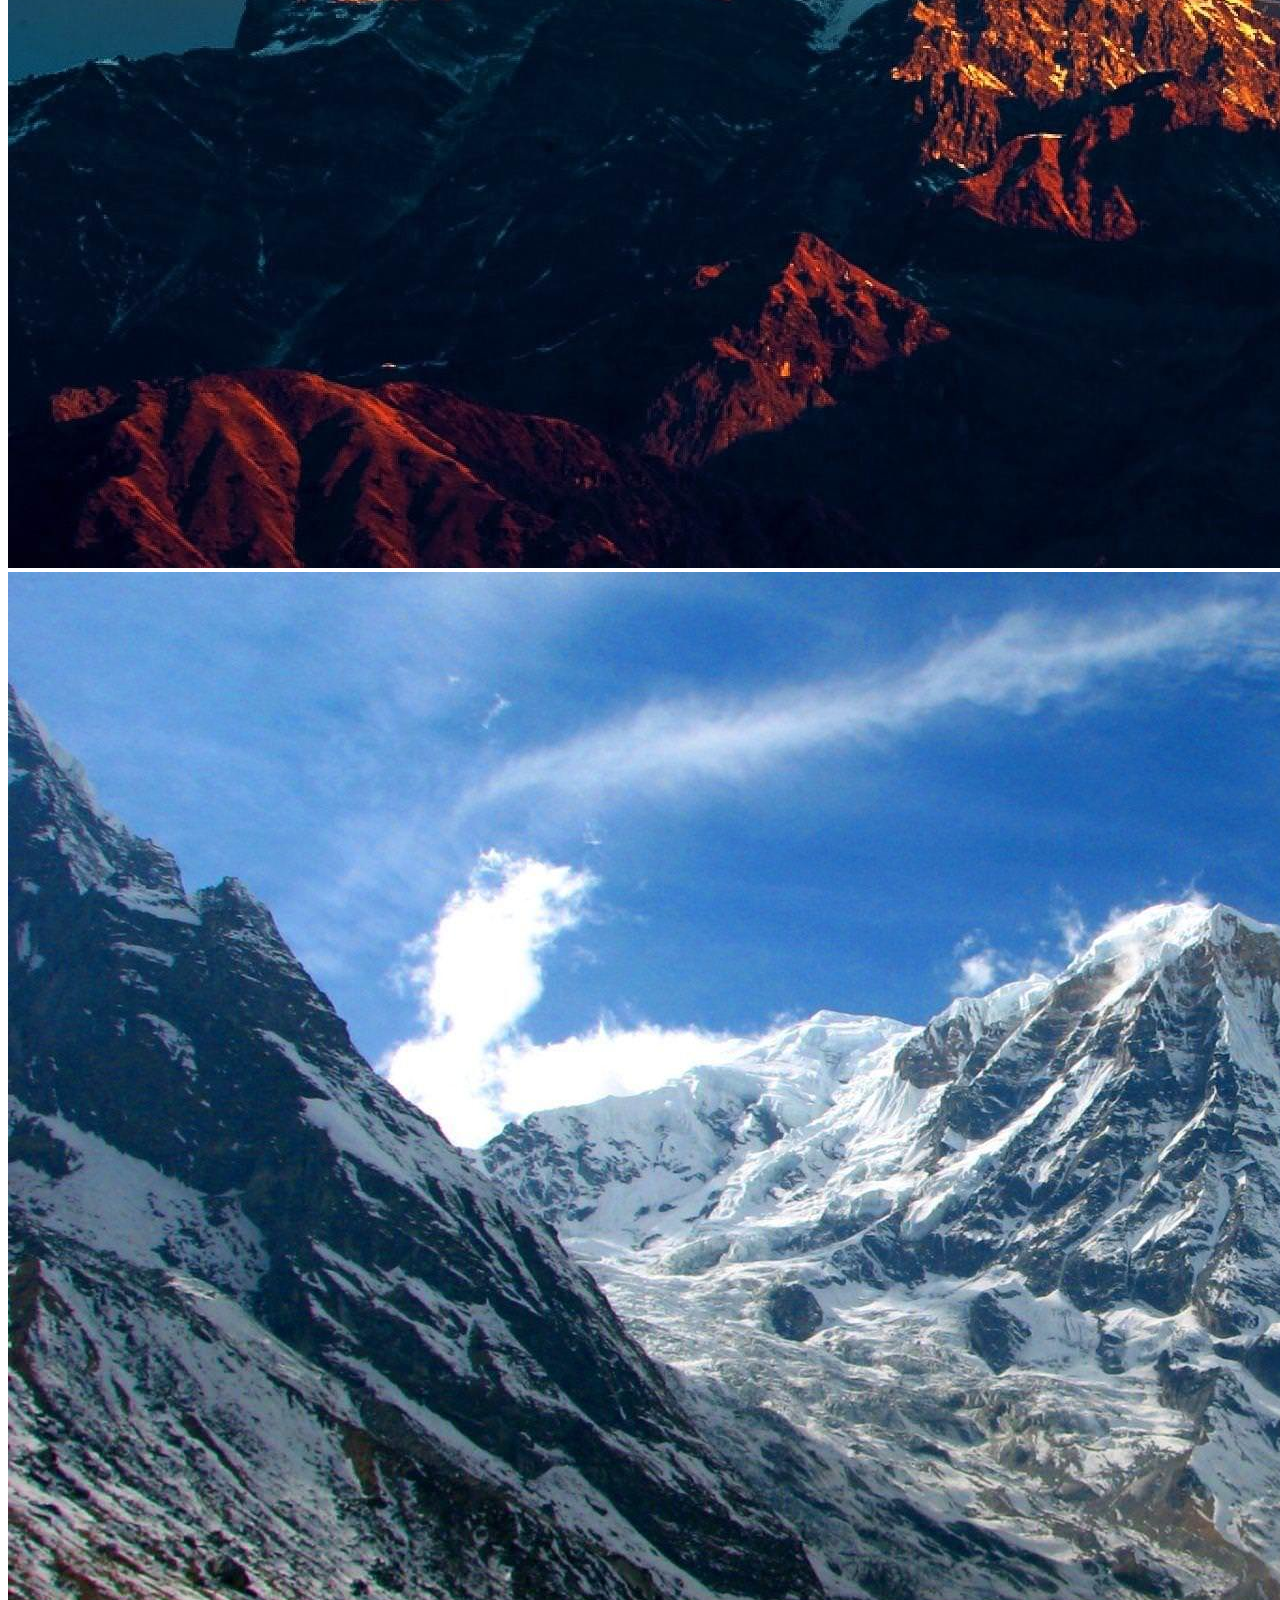
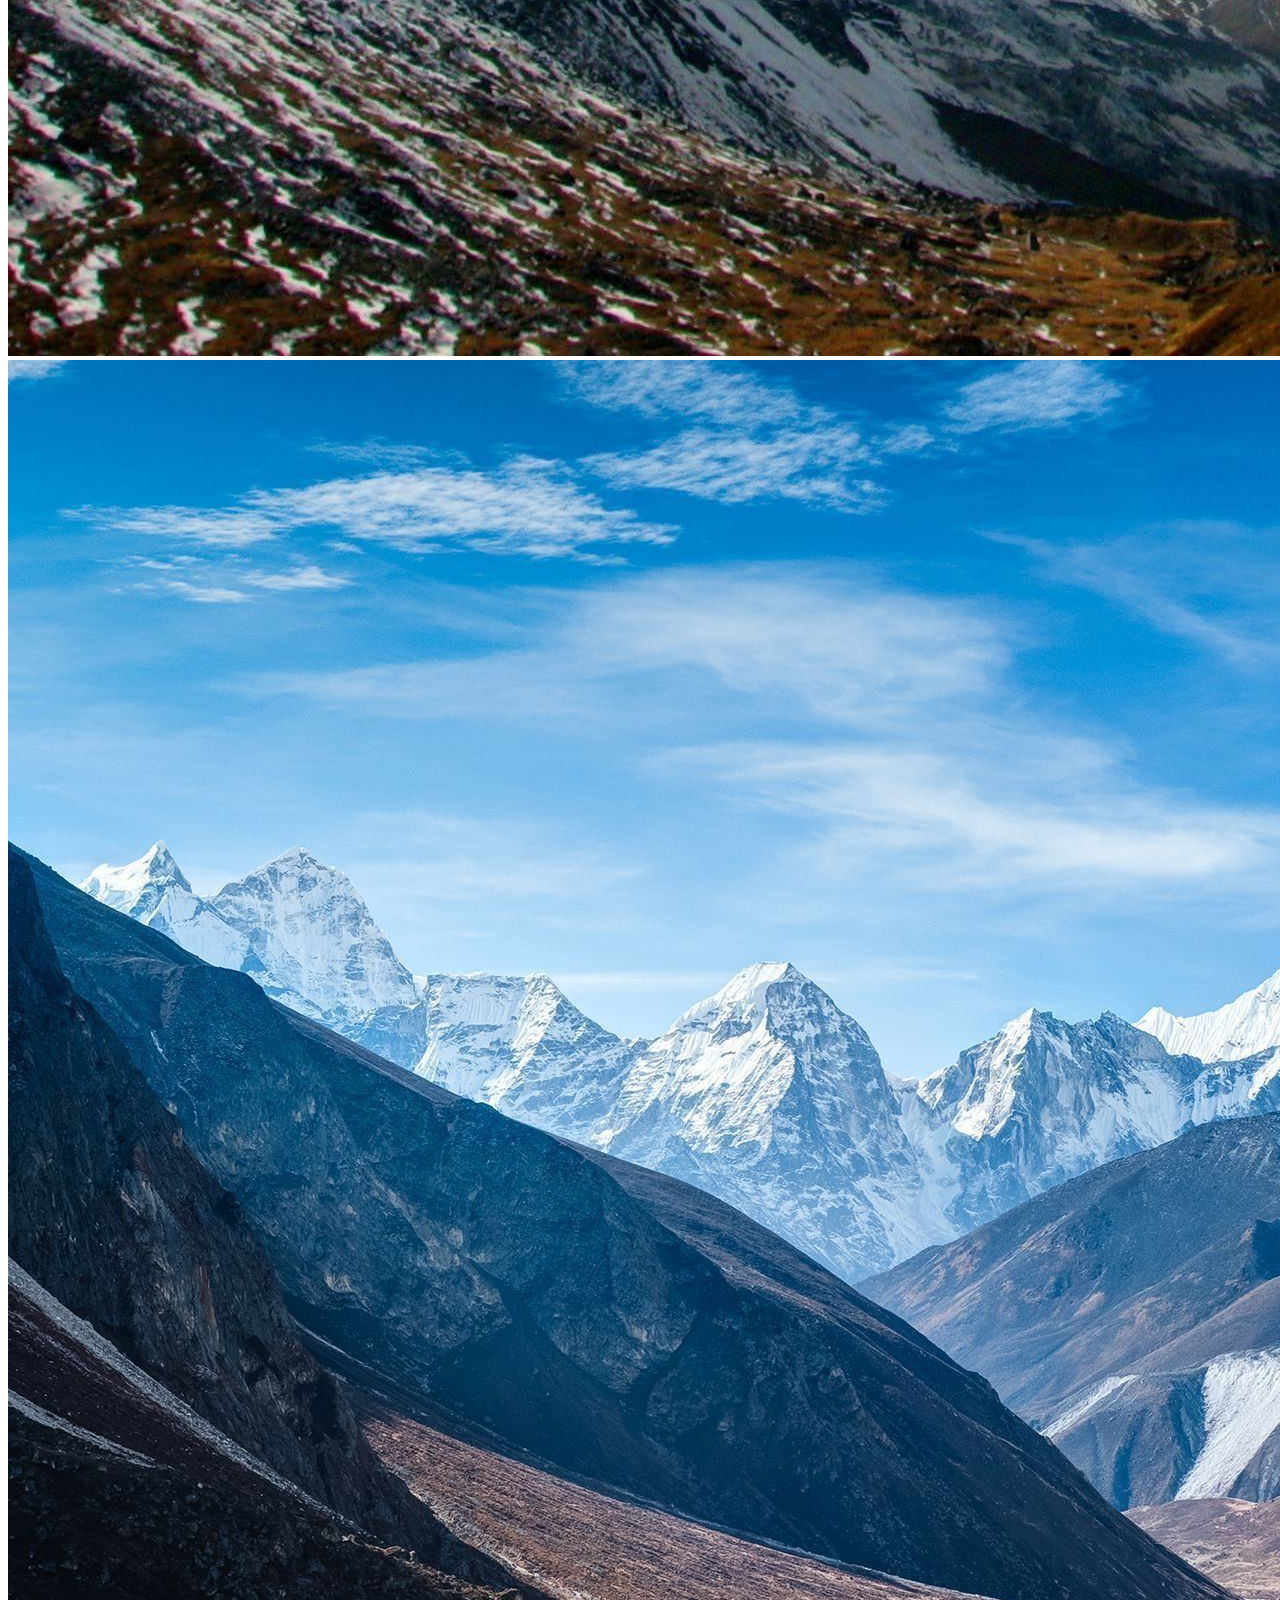
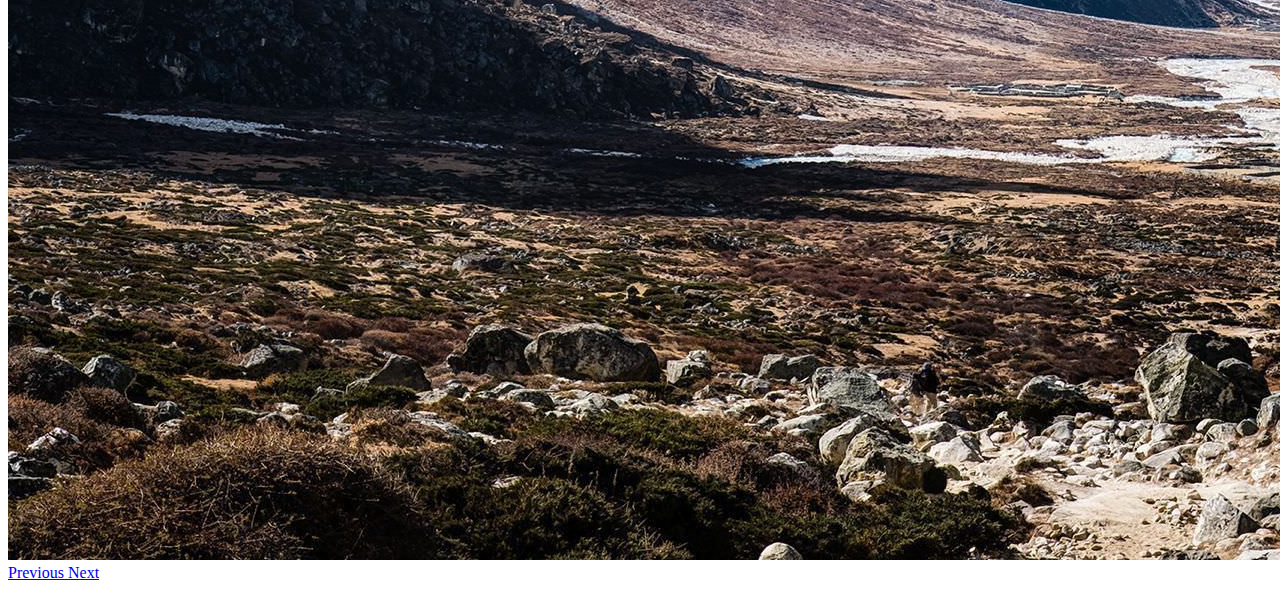
<file: himalaya.html>
<!DOCTYPE html>
<html lang="en" dir="ltr">

<head>
  <meta charset="utf-8">
  <link rel="stylesheet" href="https://stackpath.bootstrapcdn.com/bootstrap/4.1.3/css/bootstrap.min.css" integrity="sha384-MCw98/SFnGE8fJT3GXwEOngsV7Zt27NXFoaoApmYm81iuXoPkFOJwJ8ERdknLPMO" crossorigin="anonymous">
  <script src="https://code.jquery.com/jquery-3.2.1.slim.min.js" integrity="sha384-KJ3o2DKtIkvYIK3UENzmM7KCkRr/rE9/Qpg6aAZGJwFDMVNA/GpGFF93hXpG5KkN" crossorigin="anonymous"></script>
  <script src="https://cdnjs.cloudflare.com/ajax/libs/popper.js/1.12.9/umd/popper.min.js" integrity="sha384-ApNbgh9B+Y1QKtv3Rn7W3mgPxhU9K/ScQsAP7hUibX39j7fakFPskvXusvfa0b4Q" crossorigin="anonymous"></script>
  <script src="https://maxcdn.bootstrapcdn.com/bootstrap/4.0.0/js/bootstrap.min.js" integrity="sha384-JZR6Spejh4U02d8jOt6vLEHfe/JQGiRRSQQxSfFWpi1MquVdAyjUar5+76PVCmYl" crossorigin="anonymous"></script>
  <title></title>
</head>

<body>
  <div id="carouselExampleControls" class="carousel slide" data-ride="carousel">
    <div class="carousel-inner">
      <div class="carousel-item active">
        <img class="d-block w-100" src="css\images\himalaya.jpg" alt="First slide">
      </div>
      <div class="carousel-item">
        <img class="d-block w-100" src="css\images\himalaya2.jpg" alt="Second slide">
      </div>
      <div class="carousel-item">
        <img class="d-block w-100" src="css\images\himalaya3.jpg" alt="Third slide">
      </div>
    </div>
    <a class="carousel-control-prev" href="#carouselExampleControls" role="button" data-slide="prev">
      <span class="carousel-control-prev-icon" aria-hidden="true"></span>
      <span class="sr-only">Previous</span>
    </a>
    <a class="carousel-control-next" href="#carouselExampleControls" role="button" data-slide="next">
      <span class="carousel-control-next-icon" aria-hidden="true"></span>
      <span class="sr-only">Next</span>
    </a>
  </div>
</body>

</html>
</file>
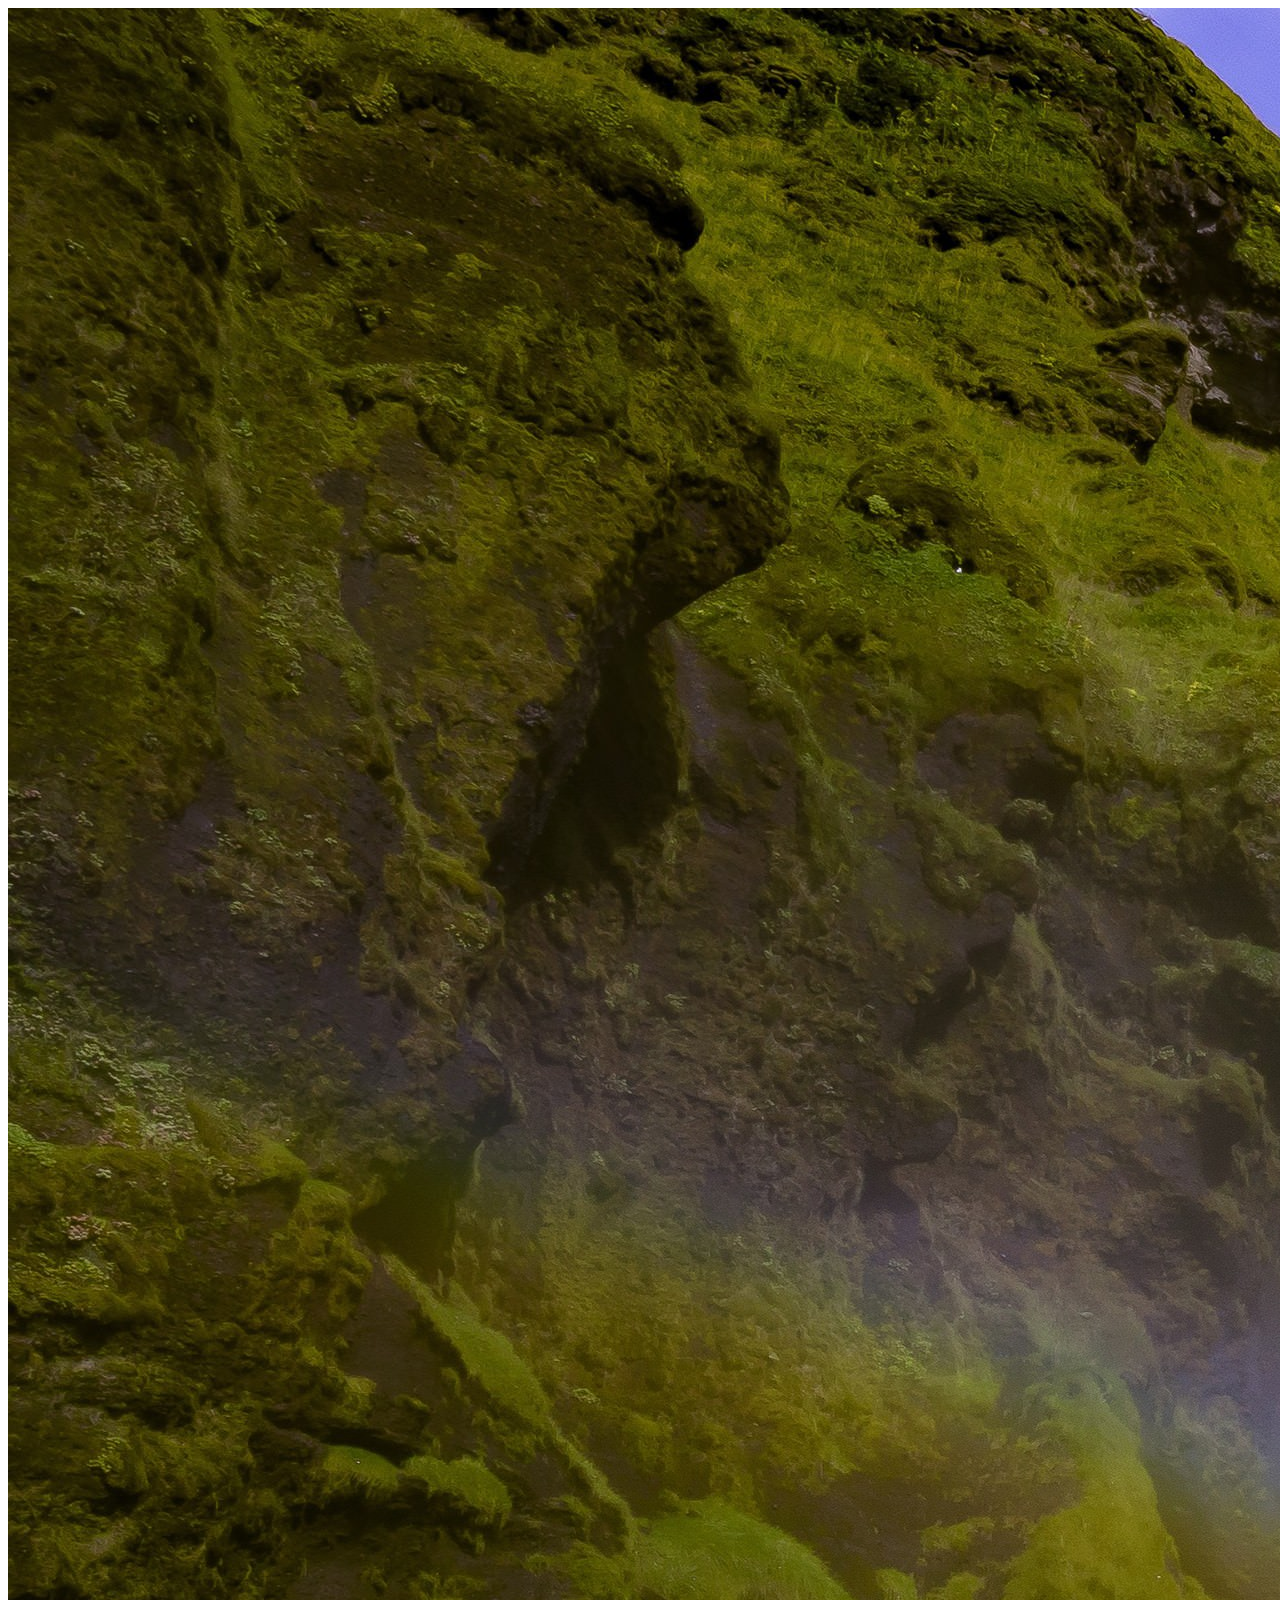
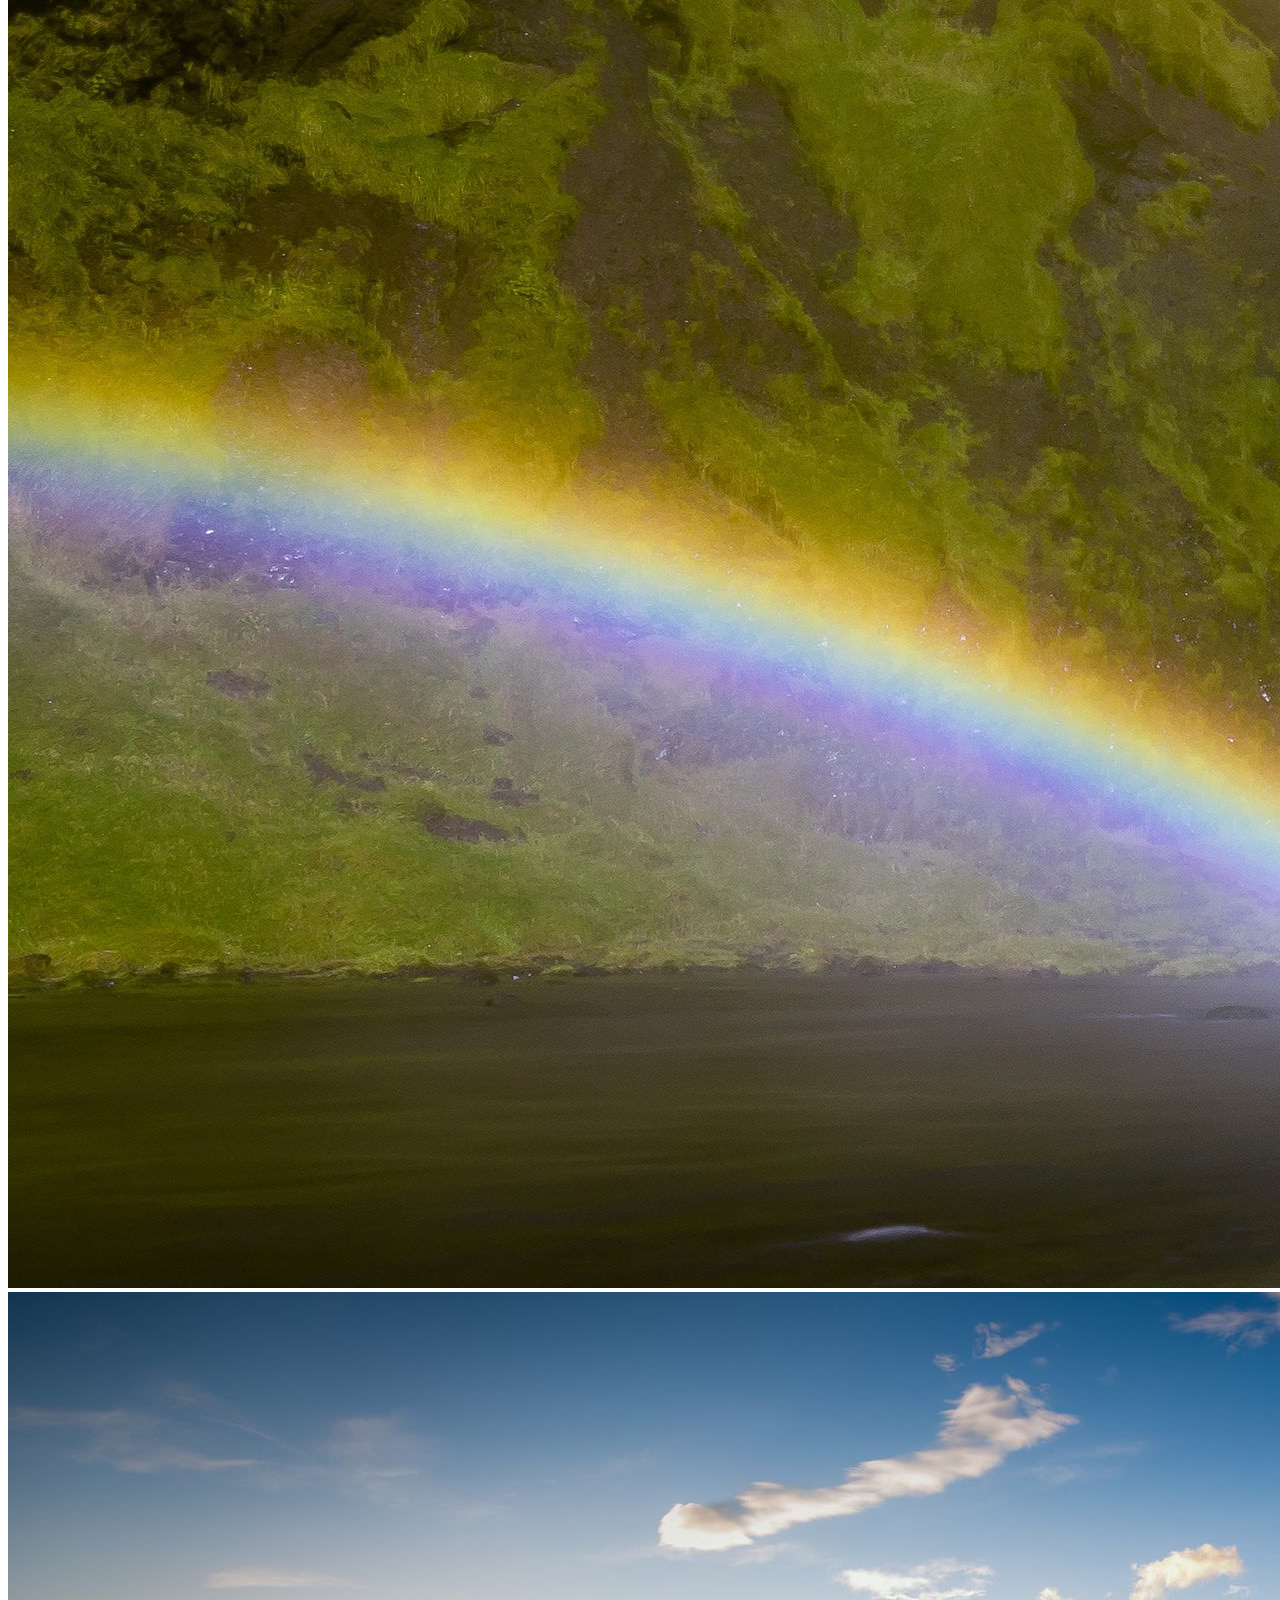
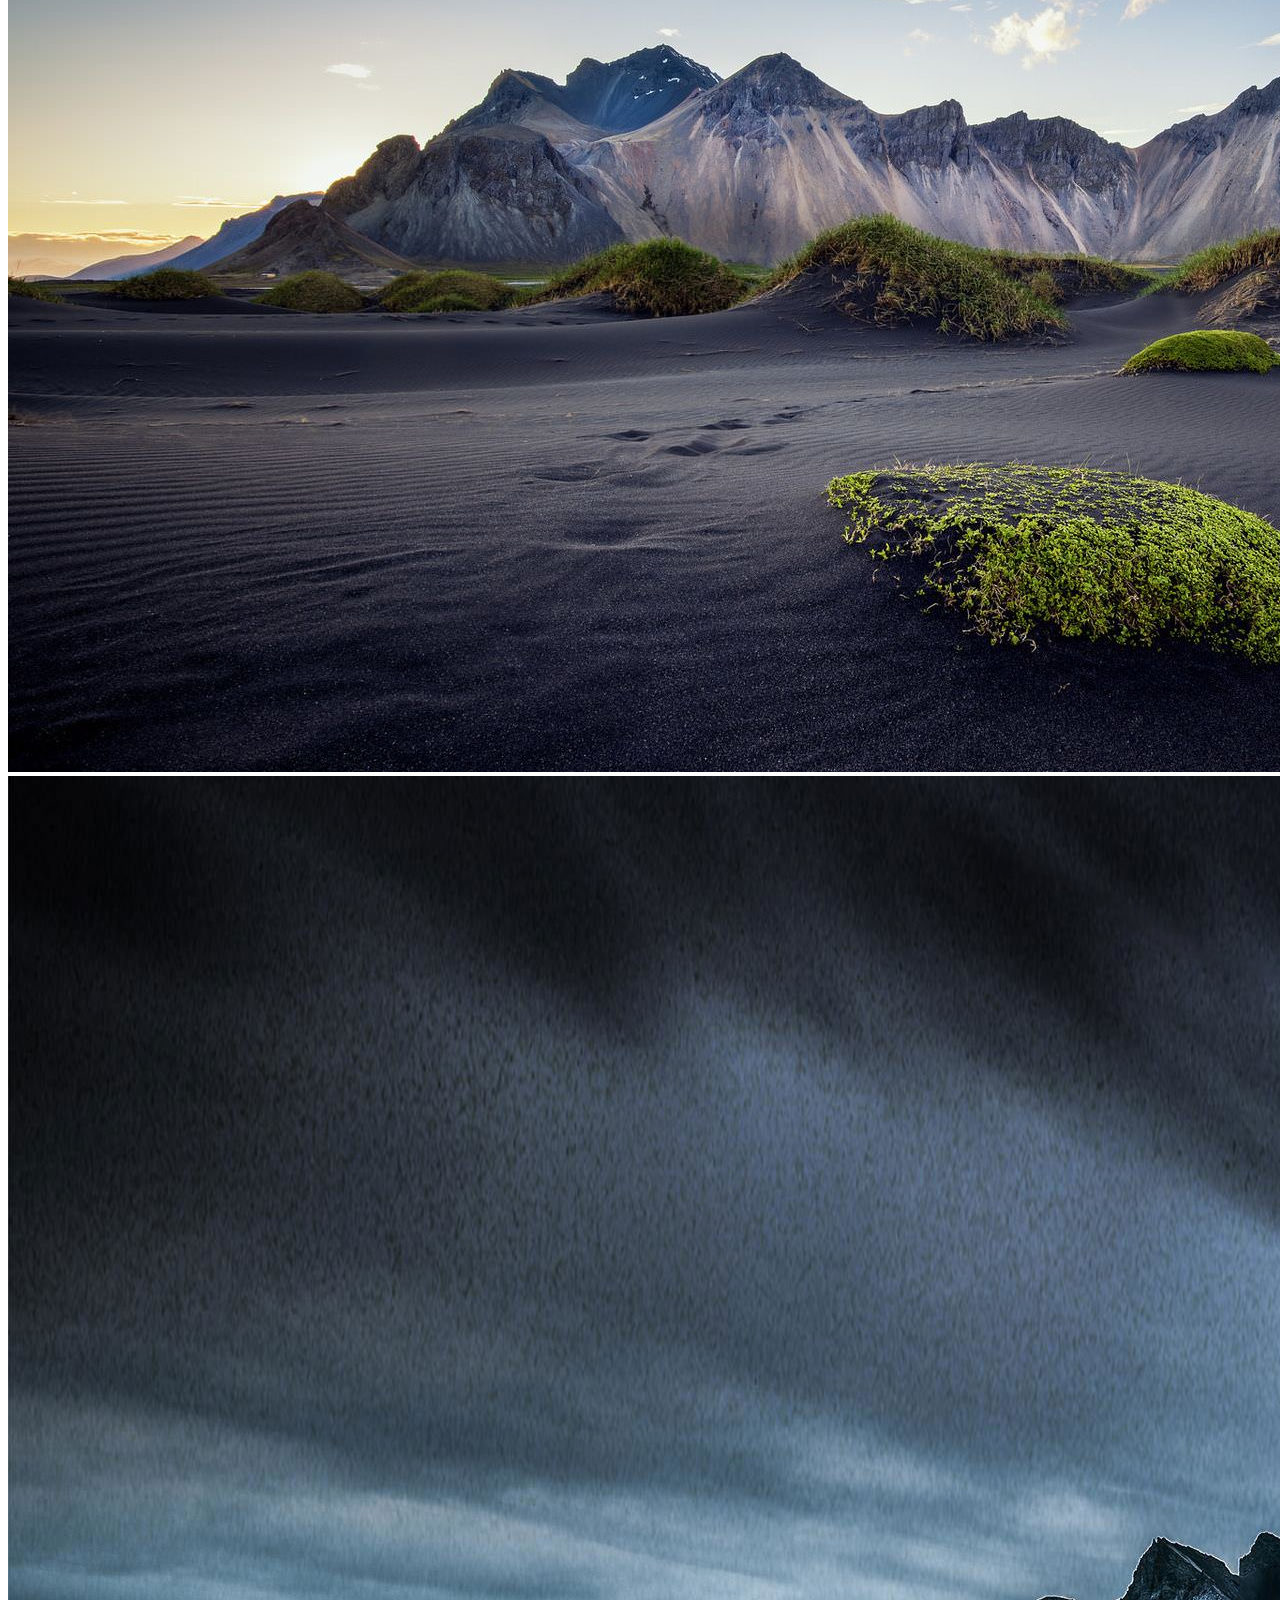
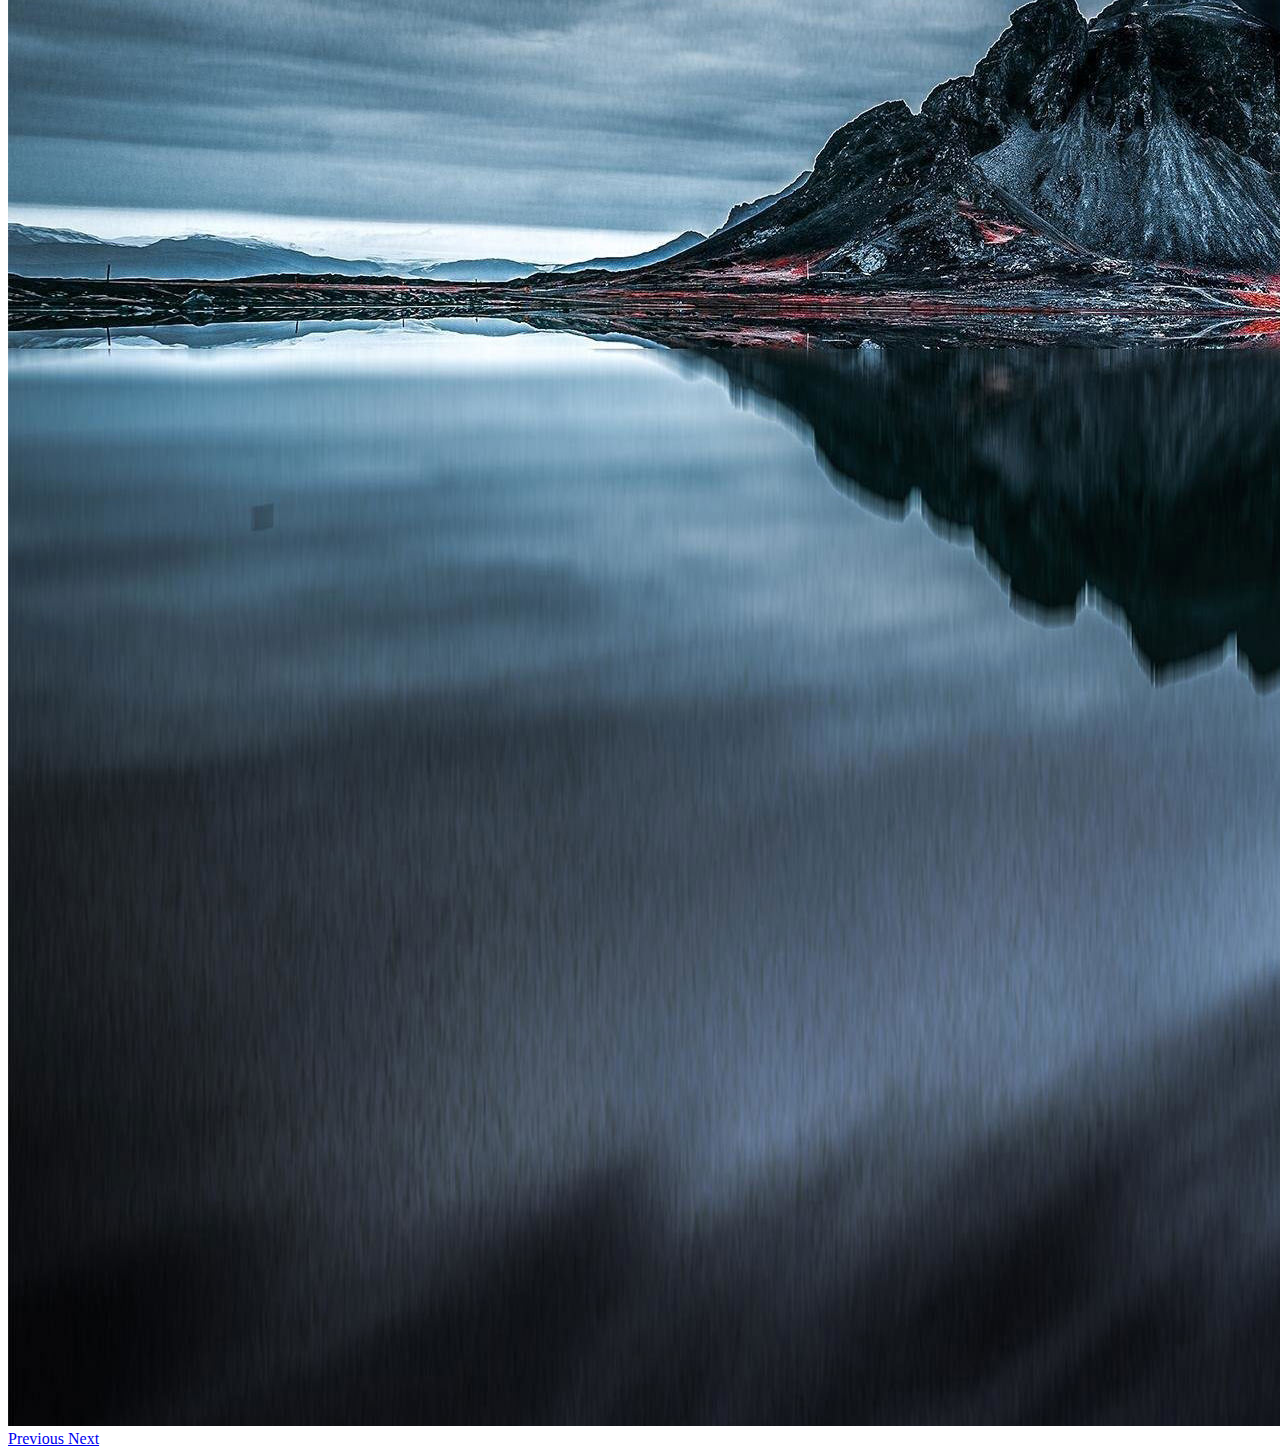
<file: iceland.html>
<!DOCTYPE html>
<html lang="en" dir="ltr">

<head>
  <meta charset="utf-8">
  <link rel="stylesheet" href="https://stackpath.bootstrapcdn.com/bootstrap/4.1.3/css/bootstrap.min.css" integrity="sha384-MCw98/SFnGE8fJT3GXwEOngsV7Zt27NXFoaoApmYm81iuXoPkFOJwJ8ERdknLPMO" crossorigin="anonymous">
  <script src="https://code.jquery.com/jquery-3.2.1.slim.min.js" integrity="sha384-KJ3o2DKtIkvYIK3UENzmM7KCkRr/rE9/Qpg6aAZGJwFDMVNA/GpGFF93hXpG5KkN" crossorigin="anonymous"></script>
  <script src="https://cdnjs.cloudflare.com/ajax/libs/popper.js/1.12.9/umd/popper.min.js" integrity="sha384-ApNbgh9B+Y1QKtv3Rn7W3mgPxhU9K/ScQsAP7hUibX39j7fakFPskvXusvfa0b4Q" crossorigin="anonymous"></script>
  <script src="https://maxcdn.bootstrapcdn.com/bootstrap/4.0.0/js/bootstrap.min.js" integrity="sha384-JZR6Spejh4U02d8jOt6vLEHfe/JQGiRRSQQxSfFWpi1MquVdAyjUar5+76PVCmYl" crossorigin="anonymous"></script>
  <title></title>
</head>

<body>
  <div id="carouselExampleControls" class="carousel slide" data-ride="carousel">
    <div class="carousel-inner">
      <div class="carousel-item active">
        <img class="d-block w-100" src="css\images\iceland.jpg" alt="First slide">
      </div>
      <div class="carousel-item">
        <img class="d-block w-100" src="css\images\iceland2.jpg" alt="Second slide">
      </div>
      <div class="carousel-item">
        <img class="d-block w-100" src="css\images\iceland3.jpg" alt="Third slide">
      </div>
    </div>
    <a class="carousel-control-prev" href="#carouselExampleControls" role="button" data-slide="prev">
      <span class="carousel-control-prev-icon" aria-hidden="true"></span>
      <span class="sr-only">Previous</span>
    </a>
    <a class="carousel-control-next" href="#carouselExampleControls" role="button" data-slide="next">
      <span class="carousel-control-next-icon" aria-hidden="true"></span>
      <span class="sr-only">Next</span>
    </a>
  </div>
</body>

</html>
</file>
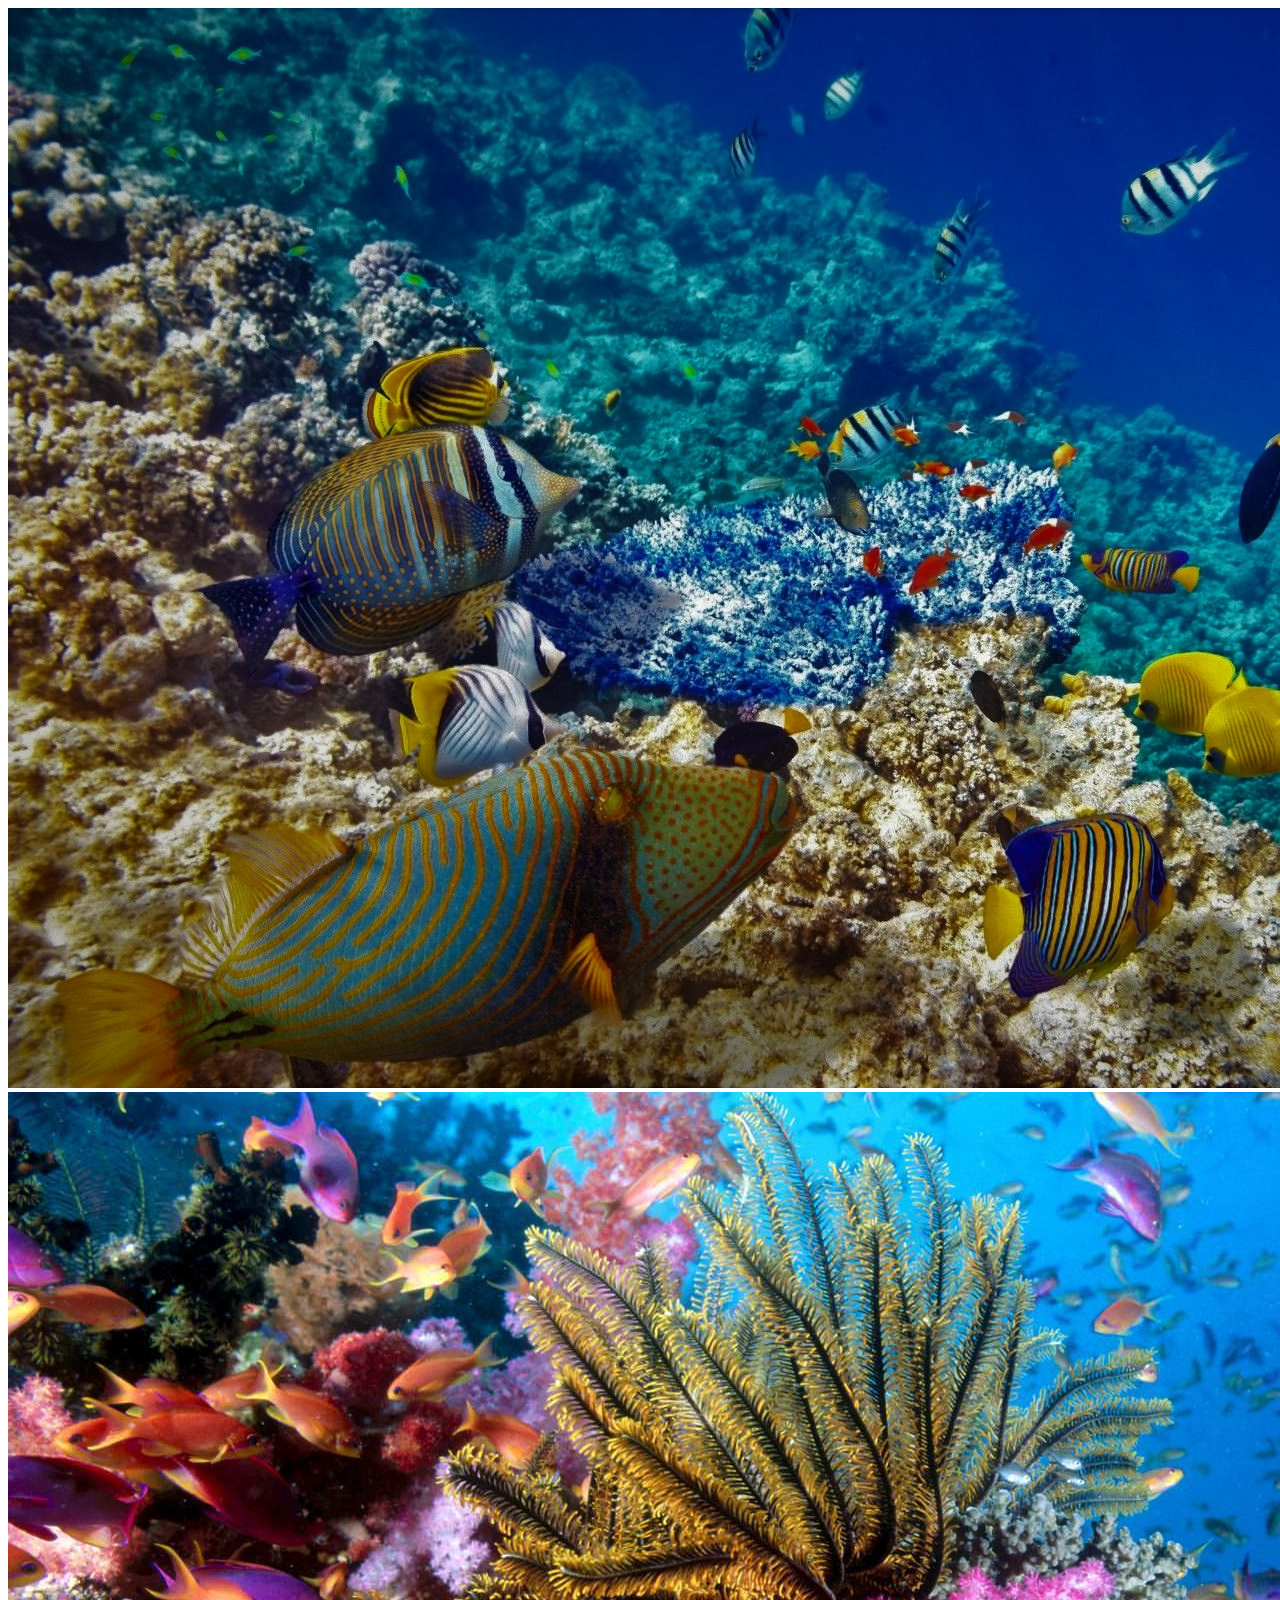
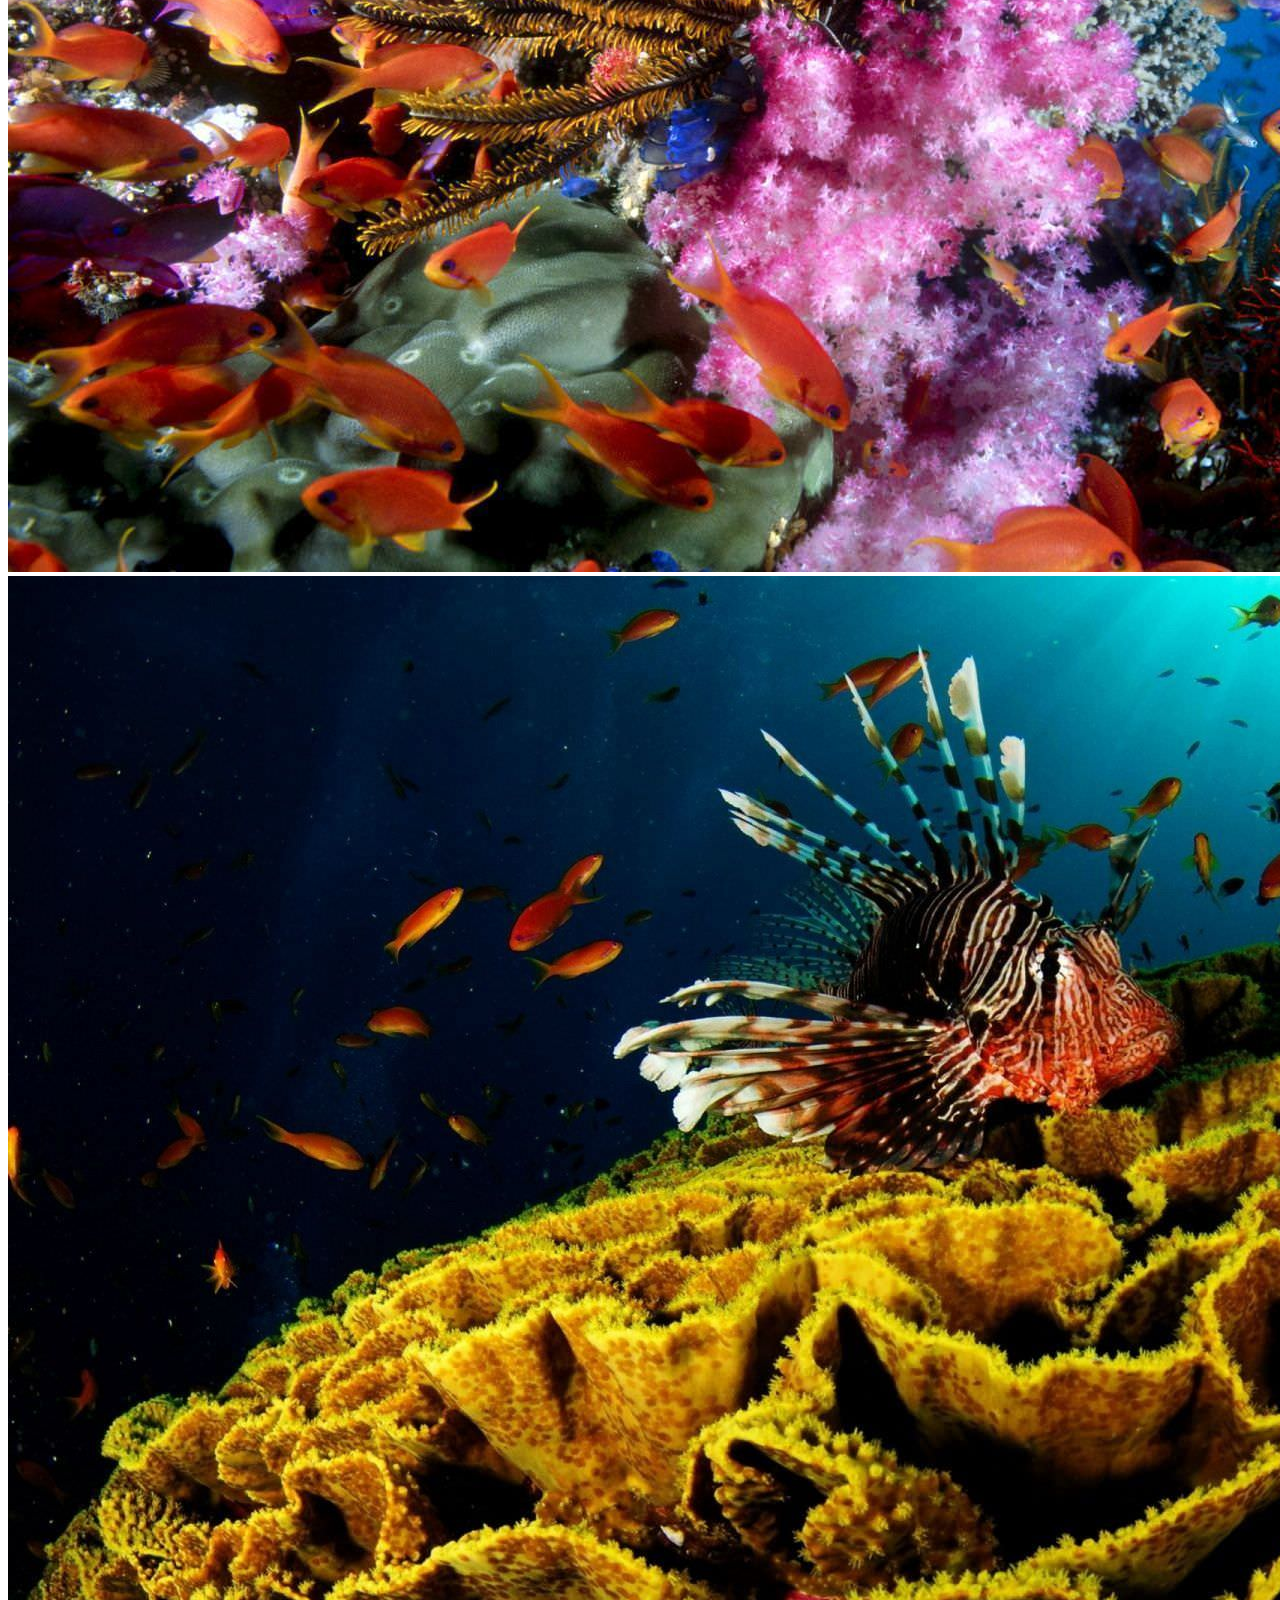
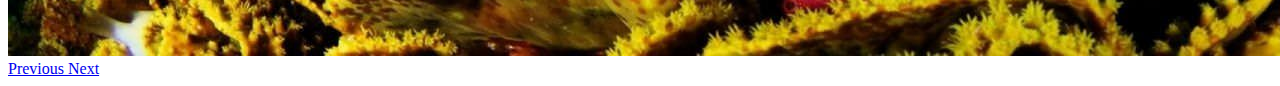
<file: Reef.html>
<!DOCTYPE html>
<html lang="en" dir="ltr">

<head>
  <meta charset="utf-8">
  <link rel="stylesheet" href="https://stackpath.bootstrapcdn.com/bootstrap/4.1.3/css/bootstrap.min.css" integrity="sha384-MCw98/SFnGE8fJT3GXwEOngsV7Zt27NXFoaoApmYm81iuXoPkFOJwJ8ERdknLPMO" crossorigin="anonymous">
  <script src="https://code.jquery.com/jquery-3.2.1.slim.min.js" integrity="sha384-KJ3o2DKtIkvYIK3UENzmM7KCkRr/rE9/Qpg6aAZGJwFDMVNA/GpGFF93hXpG5KkN" crossorigin="anonymous"></script>
  <script src="https://cdnjs.cloudflare.com/ajax/libs/popper.js/1.12.9/umd/popper.min.js" integrity="sha384-ApNbgh9B+Y1QKtv3Rn7W3mgPxhU9K/ScQsAP7hUibX39j7fakFPskvXusvfa0b4Q" crossorigin="anonymous"></script>
  <script src="https://maxcdn.bootstrapcdn.com/bootstrap/4.0.0/js/bootstrap.min.js" integrity="sha384-JZR6Spejh4U02d8jOt6vLEHfe/JQGiRRSQQxSfFWpi1MquVdAyjUar5+76PVCmYl" crossorigin="anonymous"></script>
  <title></title>
</head>

<body>
  <div id="carouselExampleControls" class="carousel slide" data-ride="carousel">
    <div class="carousel-inner">
      <div class="carousel-item active">
        <img class="d-block w-100" src="css\images\reef.jpg" alt="First slide">
      </div>
      <div class="carousel-item">
        <img class="d-block w-100" src="css\images\reef2.jpg" alt="Second slide">
      </div>
      <div class="carousel-item">
        <img class="d-block w-100" src="css\images\reef3.jpg" alt="Third slide">
      </div>
    </div>
    <a class="carousel-control-prev" href="#carouselExampleControls" role="button" data-slide="prev">
      <span class="carousel-control-prev-icon" aria-hidden="true"></span>
      <span class="sr-only">Previous</span>
    </a>
    <a class="carousel-control-next" href="#carouselExampleControls" role="button" data-slide="next">
      <span class="carousel-control-next-icon" aria-hidden="true"></span>
      <span class="sr-only">Next</span>
    </a>
  </div>
</body>

</html>
</file>
